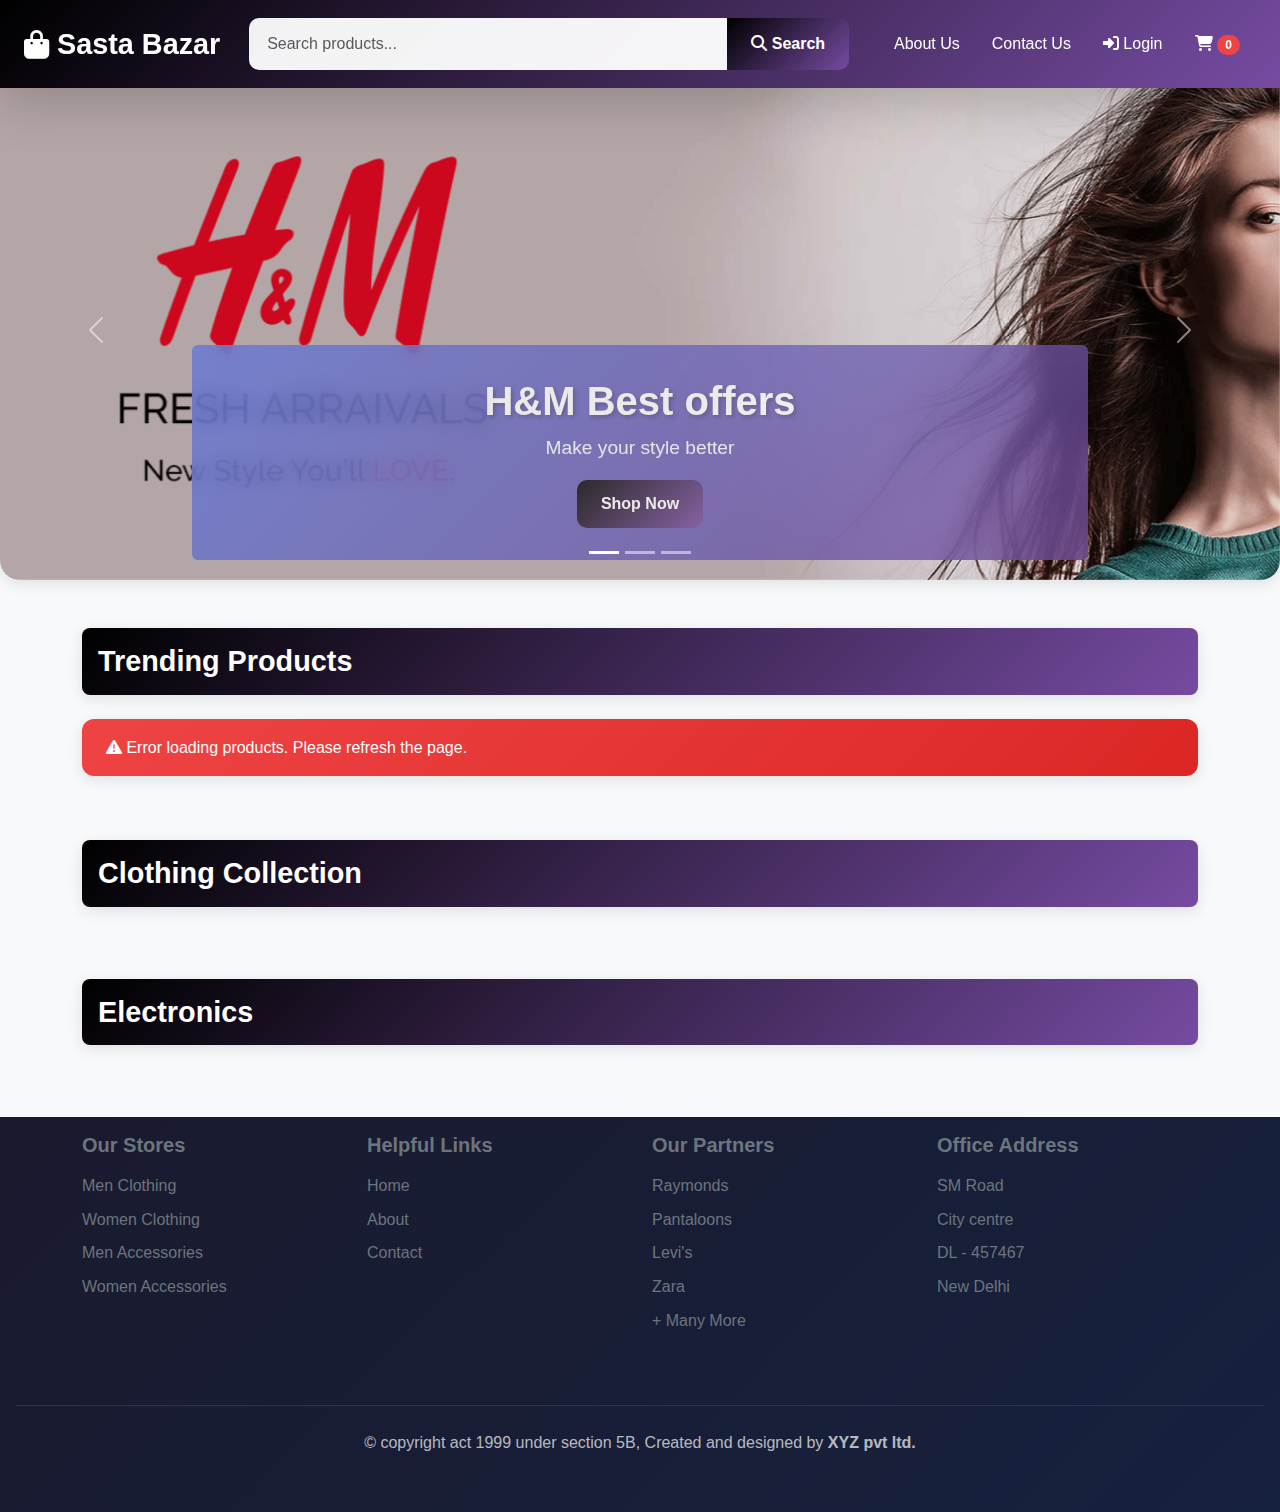
<file: Ecommerce_UI/index.html>
<!DOCTYPE html>
<html lang="en">
<head>
  <meta charset="UTF-8" />
  <meta name="viewport" content="width=device-width, initial-scale=1.0" />
  <title>Sasta Bazar</title>
  <link rel="stylesheet" href="https://cdn.jsdelivr.net/npm/bootstrap@5.3.3/dist/css/bootstrap.min.css"/>
  <link rel="stylesheet" href="css/style.css" />
  <link rel="stylesheet" href="https://cdn.jsdelivr.net/npm/@fortawesome/fontawesome-free@6.5.2/css/all.min.css"/>
  <style>
    * {
      -ms-overflow-style: none;
      scrollbar-width: none;
    }

    *::-webkit-scrollbar {
      display: none;
    }

    /* Search Modal Styles */
    .search-modal {
      display: none;
      position: fixed;
      top: 0;
      left: 0;
      width: 100%;
      height: 100%;
      background: rgba(0, 0, 0, 0.8);
      z-index: 9999;
      padding: 20px;
      overflow-y: auto;
      scroll-behavior: smooth;
    }

    .search-modal.active {
      display: block;
      animation: fadeIn 0.2s ease;
    }

    @keyframes fadeIn {
      from { opacity: 0; }
      to { opacity: 1; }
    }

    .search-modal-content {
      position: relative;
      background: white;
      margin: 20px auto;
      padding: 0;
      width: 95%;
      max-width: 1100px;
      border-radius: 20px;
      box-shadow: 0 20px 60px rgba(0, 0, 0, 0.4);
      animation: slideDown 0.3s ease;
      max-height: 90vh;
      display: flex;
      flex-direction: column;
    }

    @keyframes slideDown {
      from { 
        transform: translateY(-30px);
        opacity: 0;
      }
      to { 
        transform: translateY(0);
        opacity: 1;
      }
    }

    .search-modal-header {
      background: linear-gradient(135deg, #667eea 0%, #764ba2 100%);
      color: white;
      padding: 1.5rem 2rem;
      border-radius: 20px 20px 0 0;
      display: flex;
      justify-content: space-between;
      align-items: center;
      flex-shrink: 0;
    }

    .search-modal-header h3 {
      margin: 0;
      font-size: 1.5rem;
      font-weight: bold;
      display: flex;
      align-items: center;
      gap: 0.8rem;
    }

    .btn-close-modal {
      background: rgba(255, 255, 255, 0.2);
      border: 2px solid rgba(255, 255, 255, 0.5);
      color: white;
      width: 40px;
      height: 40px;
      border-radius: 50%;
      display: flex;
      align-items: center;
      justify-content: center;
      cursor: pointer;
      transition: all 0.2s ease;
      font-size: 20px;
      padding: 0;
      flex-shrink: 0;
    }

    .btn-close-modal:hover {
      background: rgba(255, 255, 255, 0.3);
      transform: rotate(90deg);
    }

    .btn-close-modal:active {
      transform: rotate(90deg) scale(0.95);
    }

    .search-modal-body {
      padding: 2rem;
      overflow-y: auto;
      flex: 1;
      min-height: 0;
      scroll-behavior: smooth;
    }

    .search-modal-body::-webkit-scrollbar {
      width: 8px;
    }

    .search-modal-body::-webkit-scrollbar-track {
      background: #f1f1f1;
      border-radius: 10px;
    }

    .search-modal-body::-webkit-scrollbar-thumb {
      background: linear-gradient(135deg, #667eea 0%, #764ba2 100%);
      border-radius: 10px;
    }

    .search-modal-body::-webkit-scrollbar-thumb:hover {
      background: linear-gradient(135deg, #764ba2 0%, #667eea 100%);
    }

    .search-modal-footer {
      background: rgba(248, 249, 250, 0.9);
      padding: 1.2rem 2rem;
      border-radius: 0 0 20px 20px;
      display: flex;
      justify-content: space-between;
      align-items: center;
      flex-shrink: 0;
    }

    .search-modal .card {
      transition: transform 0.2s ease, box-shadow 0.2s ease;
      border: none;
      box-shadow: 0 5px 15px rgba(0, 0, 0, 0.1);
      animation: fadeIn 0.4s ease;
      margin-bottom: 1.5rem;
    }

    .search-modal .card:hover {
      transform: translateY(-5px);
      box-shadow: 0 15px 30px rgba(0, 0, 0, 0.2);
    }

    .no-results {
      text-align: center;
      padding: 4rem 2rem;
      color: #6c757d;
      animation: fadeIn 0.6s ease;
    }

    .no-results i {
      font-size: 80px;
      color: #dee2e6;
      margin-bottom: 20px;
      animation: pulse 2s infinite;
    }

    @keyframes pulse {
      0%, 100% { transform: scale(1); }
      50% { transform: scale(1.1); }
    }

    #resultCount {
      font-size: 0.9rem;
      padding: 0.4rem 0.8rem;
      border-radius: 20px;
      background: rgba(255, 255, 255, 0.2);
    }

    @media (max-width: 768px) {
      .search-modal-content {
        width: 98%;
        margin: 10px auto;
        max-height: 95vh;
      }

      .search-modal-header {
        padding: 1rem 1.5rem;
      }

      .search-modal-header h3 {
        font-size: 1.1rem;
      }

      .search-modal-body {
        padding: 1rem;
      }

      .search-modal-footer {
        flex-direction: column;
        gap: 0.8rem;
        padding: 1rem;
      }

      .search-modal-footer .btn {
        width: 100%;
      }
    }

    @media (max-width: 576px) {
      .search-modal {
        padding: 10px;
      }

      .search-modal-content {
        margin: 5px auto;
      }

      .search-modal-header {
        padding: 1rem;
      }

      .search-modal-body {
        padding: 0.75rem;
      }
    }
  </style>
</head>
<body>
  <nav class="navbar navbar-expand-lg navbar-light bg-dark-subtle shadow-lg">
    <div class="container-fluid px-4">
      <a href="index.html" class="navbar-brand fw-bold"><i class="fas fa-shopping-bag"></i> Sasta Bazar</a>
      <button class="navbar-toggler" type="button" data-bs-toggle="collapse" data-bs-target="#navbarNav">
        <span class="navbar-toggler-icon"></span>
      </button>
      <div class="collapse navbar-collapse" id="navbarNav">
        <form class="d-flex mx-auto" style="max-width: 600px; flex: 1;" onsubmit="event.preventDefault(); searchProducts();">
          <div class="input-group">
            <input type="text" class="form-control" id="searchInput" placeholder="Search products..." aria-label="Search">
            <button class="btn btn-primary" type="submit" id="searchBtn">
              <i class="fas fa-search"></i> Search
            </button>
          </div>
        </form>
        
        <ul class="navbar-nav ms-3">
          <li class="nav-item"><a class="nav-link" href="About.html">About Us</a></li>
          <li class="nav-item"><a class="nav-link" href="About.html">Contact Us</a></li>
          <li class="nav-item" id="loginButton">
            <a class="nav-link" href="login.html"><i class="fas fa-sign-in-alt"></i> Login</a>
          </li>
          <li class="nav-item">
            <a class="nav-link" href="#" onclick="return goToCart();"><i class="fas fa-shopping-cart"></i><span class="cart-badge">0</span></a>
          </li>
        </ul>
      </div>
    </div>
  </nav>

  <div id="heroCarousel" class="carousel slide" data-bs-ride="carousel">
    <div class="carousel-indicators">
      <button type="button" data-bs-target="#heroCarousel" data-bs-slide-to="0" class="active"></button>
      <button type="button" data-bs-target="#heroCarousel" data-bs-slide-to="1"></button>
      <button type="button" data-bs-target="#heroCarousel" data-bs-slide-to="2"></button>
    </div>
    <div class="carousel-inner">
      <div class="carousel-item active">
        <img src="img/img1.png" class="d-block w-100" alt="Fashion"/>
        <div class="carousel-caption bg-dark opacity-75 rounded">
          <h2>H&M Best offers</h2>
          <p>Make your style better</p>
          <a href="#" class="btn btn-primary">Shop Now</a>
        </div>
      </div>
      <div class="carousel-item">
        <img src="img/img2.png" class="d-block w-100" alt="Shoes"/>
        <div class="carousel-caption bg-dark opacity-75 rounded">
          <h2>US Polo 30% off</h2>
          <p>Premium quality clothings only US POLO</p>
          <a href="#" class="btn btn-primary">Shop Now</a>
        </div>
      </div>
      <div class="carousel-item">
        <img src="img/img4.png" class="d-block w-100" alt="Watches"/>
        <div class="carousel-caption bg-dark opacity-75 rounded">
          <h2>PUMA Air Jordon 29% discount</h2>
          <p>Premium and Stylish Footwares that make you rock</p>
          <a href="#" class="btn btn-primary">Shop Now</a>
        </div>
      </div>
    </div>
    <button class="carousel-control-prev" type="button" data-bs-target="#heroCarousel" data-bs-slide="prev">
      <span class="carousel-control-prev-icon"></span>
    </button>
    <button class="carousel-control-next" type="button" data-bs-target="#heroCarousel" data-bs-slide="next">
      <span class="carousel-control-next-icon"></span>
    </button>
  </div>

  <div class="container mt-5">
    <!-- Search Results Modal -->
    <div id="searchModal" class="search-modal">
      <div class="search-modal-content">
        <div class="search-modal-header">
          <h3>
            <i class="fas fa-search"></i> 
            "<span id="searchTerm"></span>"
            <span class="badge bg-primary ms-2" id="resultCount">0</span>
          </h3>
          <button class="btn-close-modal" type="button" onclick="closeSearchModal(); return false;">
            <i class="fas fa-times"></i>
          </button>
        </div>
        <div class="search-modal-body">
          <div id="search-products" class="row"></div>
        </div>
        <div class="search-modal-footer">
          <button class="btn btn-secondary" onclick="closeSearchModal()">
            <i class="fas fa-times"></i> Close
          </button>
          <button class="btn btn-primary" onclick="closeSearchModal(); scrollTo(0,0);">
            <i class="fas fa-th"></i> Browse All Products
          </button>
        </div>
      </div>
    </div>
    
    <div id="regularProducts">
      <h2 class="section-title bg-secondary text-white p-3 rounded-3">Trending Products</h2>
      <div id="trending-products" class="row"></div>

      <h2 class="section-title mt-5 bg-secondary text-white p-3 rounded-3">Clothing Collection</h2>
      <div id="clothing-products" class="row"></div>

      <h2 class="section-title mt-5 bg-secondary text-white p-3 rounded-3">Electronics</h2>
      <div id="electronics-products" class="row"></div>
    </div>
  </div>

  <footer class="footer mt-5 bg-dark p-3">
    <div class="container">
      <div class="row">
        <div class="col-md-3">
          <ul class="footer-list" style="list-style:none">
            <h5 class="text-secondary"><strong>Our Stores</strong></h5>
            <li><a href="#" class="text-secondary" style="text-decoration:none">Men Clothing</a></li>
            <li><a href="#" class="text-secondary" style="text-decoration:none">Women Clothing</a></li>
            <li><a href="#" class="text-secondary" style="text-decoration:none">Men Accessories</a></li>
            <li><a href="#" class="text-secondary" style="text-decoration:none">Women Accessories</a></li>
          </ul>
        </div>
        <div class="col-md-3">
          <ul class="footer-list" style="list-style:none">
            <h5 class="text-secondary"><strong>Helpful Links</strong></h5>
            <li><a href="#" class="text-secondary" style="text-decoration:none">Home</a></li>
            <li><a href="About.html" class="text-secondary" style="text-decoration:none">About</a></li>
            <li><a href="About.html" class="text-secondary" style="text-decoration:none">Contact</a></li>
          </ul>
        </div>
        <div class="col-md-3">
          <ul class="footer-list" style="list-style:none">
            <h5 class="text-secondary"><strong>Our Partners</strong></h5>
            <li class="text-secondary">Raymonds</li>
            <li class="text-secondary">Pantaloons</li>
            <li class="text-secondary">Levi's</li>
            <li class="text-secondary">Zara</li>
            <li class="text-secondary">+ Many More</li>
          </ul>
        </div>
        <div class="col-md-3">
          <ul class="footer-list" style="list-style:none">
            <h5 class="text-secondary"><strong>Office Address</strong></h5>
            <li class="text-secondary">SM Road</li>
            <li class="text-secondary">City centre</li>
            <li class="text-secondary">DL - 457467</li>
            <li class="text-secondary">New Delhi</li>
          </ul>
        </div>
      </div>
    </div>
    <div class="row mt-4">
      <div class="col-12 text-center">
        <p class="copyright">© copyright act 1999 under section 5B, Created and designed by <strong>XYZ pvt ltd.</strong></p>
      </div>
    </div>
  </footer>

  <script src="https://cdn.jsdelivr.net/npm/bootstrap@5.3.0/dist/js/bootstrap.bundle.min.js"></script>
  <script src="js/api.js"></script>
  <script src="js/cart.js"></script>
  <script src="js/auth-check.js"></script>
  
  <script>
    // Function to check authentication and redirect to cart or login
    function goToCart() {
      const userId = sessionStorage.getItem('userId');
      const userName = sessionStorage.getItem('userName');
      
      if (!userId || !userName) {
        alert('Please login first to access your cart');
        window.location.href = 'login.html';
        return false;
      }
      
      window.location.href = 'cart.html';
      return false;
    }

    // Close search modal function
    function closeSearchModal() {
      console.log('Closing search modal');
      const modal = document.getElementById('searchModal');
      if (modal) {
        modal.classList.remove('active');
        modal.style.display = 'none';
        document.body.style.overflow = 'auto';
      }
    }

    // Open search modal function (to be called by your search function)
    function openSearchModal() {
      console.log('Opening search modal');
      const modal = document.getElementById('searchModal');
      if (modal) {
        modal.classList.add('active');
        modal.style.display = 'block';
        document.body.style.overflow = 'hidden';
      }
    }

    // Close modal with ESC key
    document.addEventListener('keydown', function(e) {
      if (e.key === 'Escape') {
        const modal = document.getElementById('searchModal');
        if (modal && modal.classList.contains('active')) {
          closeSearchModal();
        }
      }
    });

    // Click outside to close
    document.getElementById('searchModal').addEventListener('click', function(e) {
      if (e.target.id === 'searchModal') {
        closeSearchModal();
      }
    });

    // Prevent clicks inside modal content from closing
    document.querySelector('.search-modal-content').addEventListener('click', function(e) {
      e.stopPropagation();
    });

    window.addEventListener('DOMContentLoaded', function() {
      loadProduct();
      updateCounter();
      
      const userId = sessionStorage.getItem("userId");
      const userName = sessionStorage.getItem("userName");
      
      if (userId && userName) {
        const loginButton = document.getElementById('loginButton');
        if (loginButton) {
          loginButton.innerHTML = `
            <a class="nav-link" href="#" onclick="logoutFromIndex(); return false;">
              <i class="fas fa-user"></i> ${userName} | <i class="fas fa-sign-out-alt"></i> Logout
            </a>
          `;
        }
      }
    });
    
    // Logout function for index page
    async function logoutFromIndex() {
      const baseUrl = "http://localhost:8080";
      try {
        await fetch(`${baseUrl}/users/logout`, {
          method: 'POST',
          credentials: 'include'
        });
      } catch (error) {
        console.error('Logout error:', error);
      } finally {
        sessionStorage.clear();
        localStorage.removeItem('cart');
        alert('Logged out successfully!');
        window.location.href = 'login.html';
      }
    }
  </script>
</body>
</html>
</file>
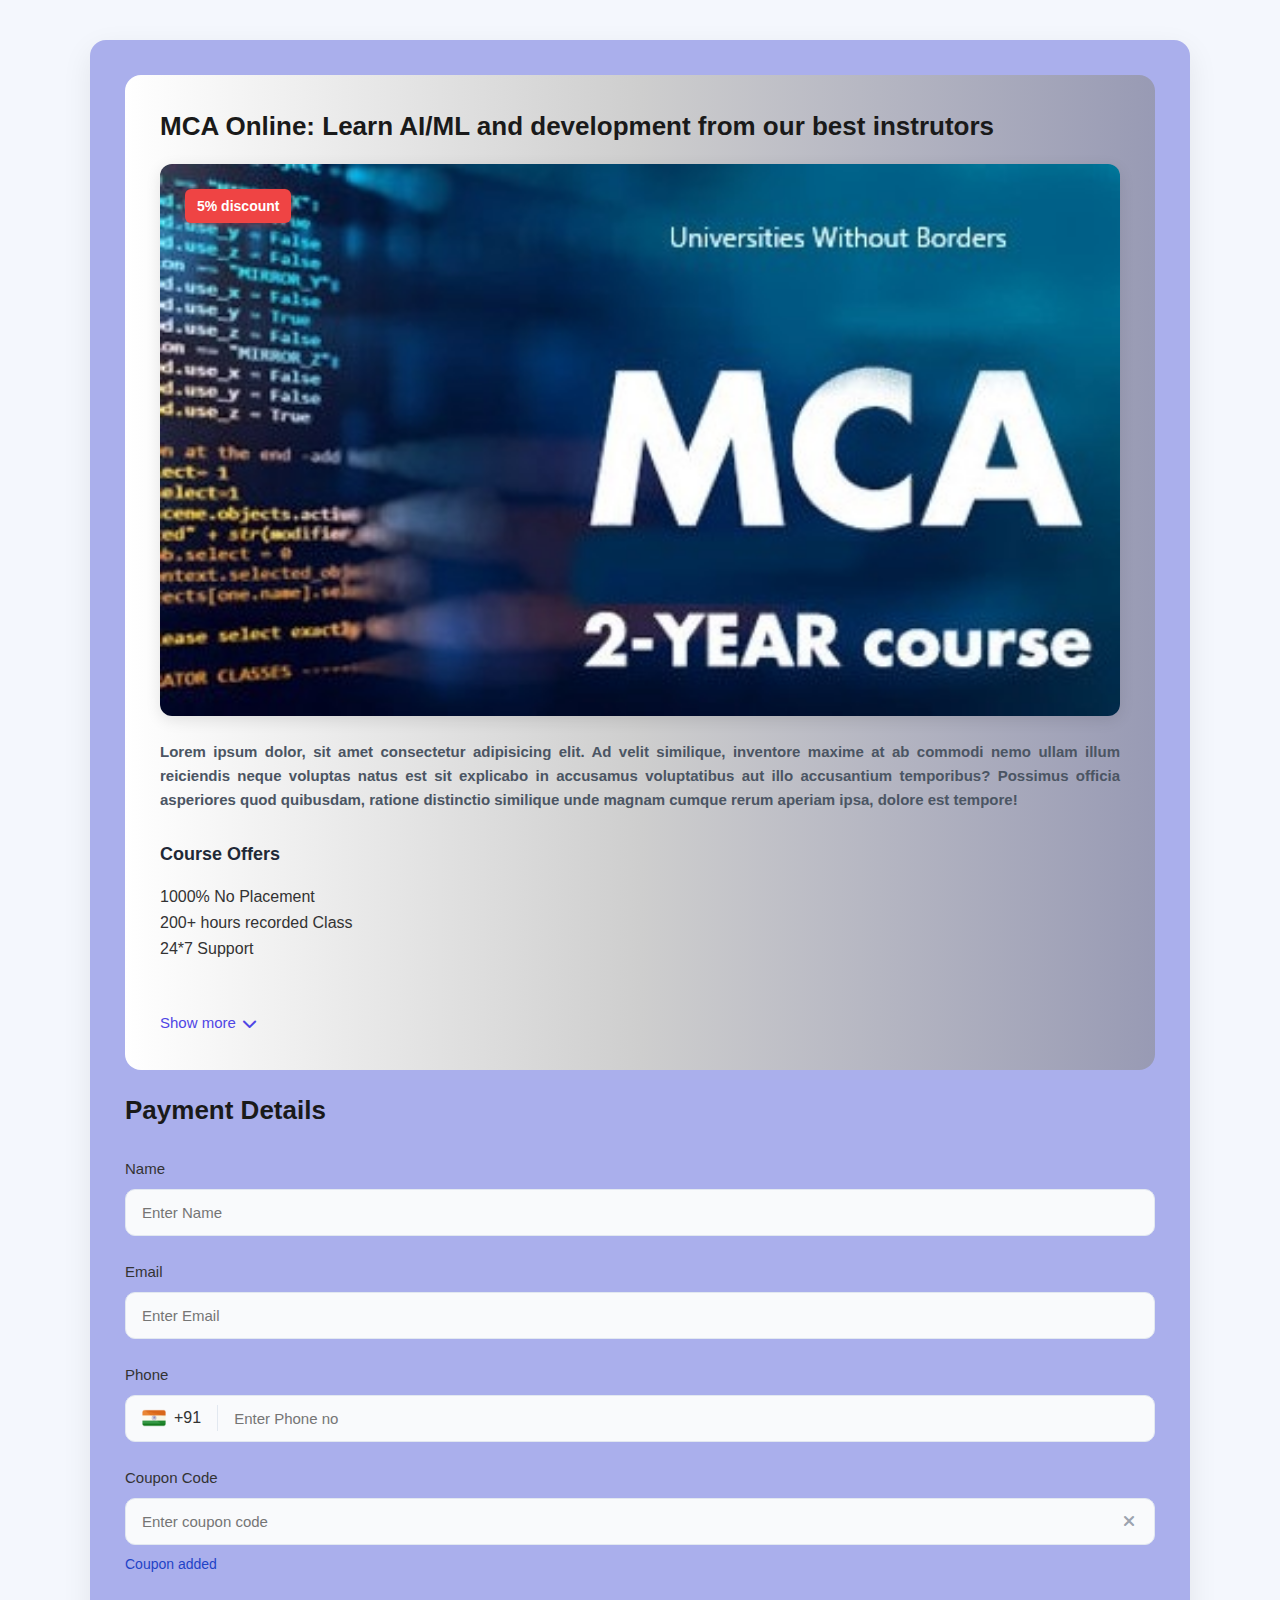
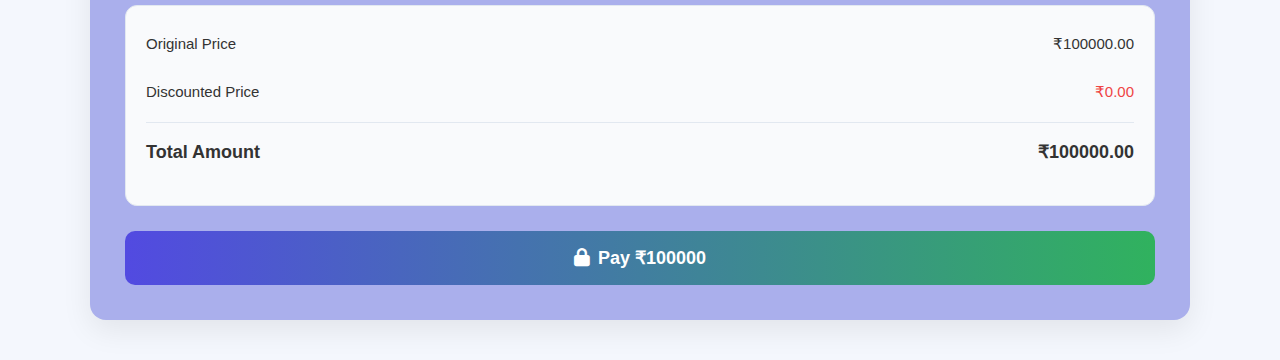
<file: Payment-App/UI/index.html>
<!DOCTYPE html>
<html lang="en">

<head>
  <meta charset="UTF-8" />
  <meta name="viewport" content="width=device-width, initial-scale=1.0" />
  <title>Online Mca</title>
  <link rel="stylesheet" href="https://cdnjs.cloudflare.com/ajax/libs/font-awesome/6.4.0/css/all.min.css" />
  <link rel="preconnect" href="https://fonts.googleapis.com" />
  <link rel="preconnect" href="https://fonts.gstatic.com" crossorigin />
  <link href="https://fonts.googleapis.com/css2?family=Poppins:wght@300;400;500;600;700&display=swap"
    rel="stylesheet" />
  <script src="https://checkout.razorpay.com/v1/checkout.js"></script>

  <link rel="stylesheet" href="styles.css" />
</head>

<body>
  <div class="container">



    <div class="payment-section">

      <div class="course-section">
        <h1 class="course-title">
          MCA Online: Learn AI/ML and development from our best instrutors
        </h1>

        <div class="course-banner">
          <img src="mca-online-course.jpg" />
          <div class="live-badge">5% discount</div>
        </div>

        <div class="course-description">
          
          <strong>Lorem ipsum dolor, sit amet consectetur adipisicing elit. Ad velit similique, inventore maxime at ab commodi
          nemo ullam illum reiciendis neque voluptas natus est sit explicabo in accusamus voluptatibus aut illo
          accusantium temporibus? Possimus officia asperiores quod quibusdam, ratione distinctio similique unde magnam
          cumque rerum aperiam ipsa, dolore est tempore!</strong>
        </div>

        <div class="course-features">
          <h3>Course Offers</h3>
          <p>1000% No Placement</p>
          <p>200+ hours recorded Class</p>
          <p>24*7 Support</p>
          <div class="show-more">
            <span id="show-more-text">Show more</span>
            <i class="fas fa-chevron-down"></i>
          </div>
        </div>
      </div>

      <h1>Payment Details</h1>

      <div class="form-group">
        <label for="name">Name</label>
        <input type="text" id="name" placeholder="Enter Name" />
      </div>

      <div class="form-group">
        <label for="email">Email</label>
        <input type="email" id="email" placeholder="Enter Email" />
      </div>

      <div class="form-group">
        <label for="phone">Phone</label>
        <div class="phone-input">
          <div class="flag">
            <img src="image.png" alt="IN" />
            <span>+91</span>
          </div>
          <input type="tel" id="phone" placeholder="Enter Phone no" />
        </div>
      </div>

      <div class="form-group">
        <label for="coupon">Coupon Code</label>
        <div class="coupon-container">
          <input type="text" id="coupon" placeholder="Enter coupon code" />
          <span class="clear-coupon"><i class="fas fa-times"></i></span>
        </div>
        <div class="success-message">
           Coupon added
        </div>
      </div>

      <div class="price-card">
        <div class="price-row">
          <span>Original Price</span>
          <span>₹100000.00</span>
        </div>
        <div class="price-row">
          <span>Discounted Price</span>
          <span class="negative-amount">-₹5000.00</span>
        </div>
        <div class="price-row total-row">
          <span>Total Amount</span>
          <span>₹95000.00</span>
        </div>
      </div>

      <button class="pay-button">
        Pay ₹95000.00
      </button>
      
    </div>
   


  </div>

  </div>




  <script src="script.js"></script>
</body>

</html>
</file>
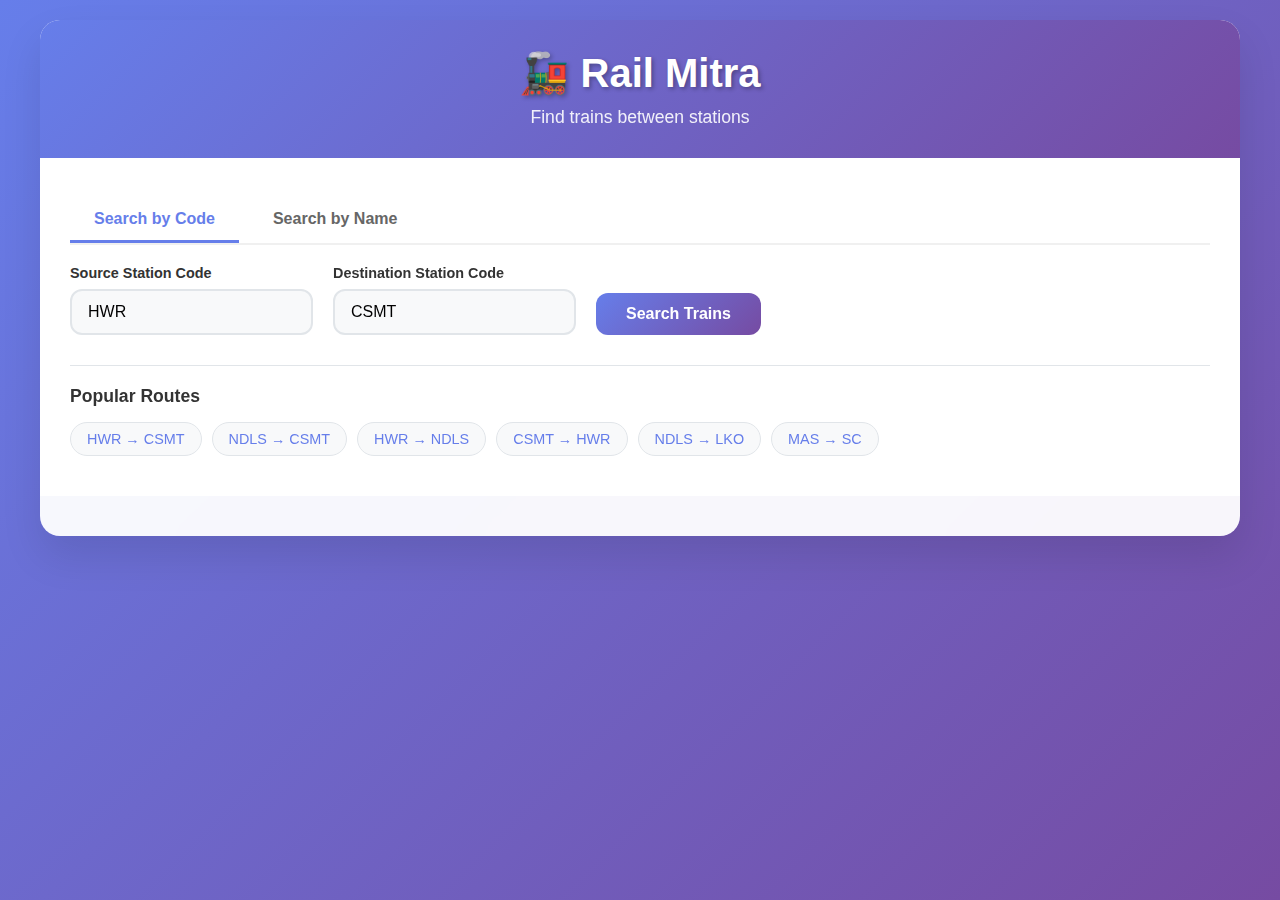
<file: Rail Mitra - Find trains/UI/index.html>
<!DOCTYPE html>
<html lang="en">
<head>
    <meta charset="UTF-8">
    <meta name="viewport" content="width=device-width, initial-scale=1.0">
    <title>Train Search</title>
    <link rel="stylesheet" href="style.css">
</head>
<body>
    <div class="container">
        <div class="header">
            <h1>🚂 Rail Mitra</h1>
            <p>Find trains between stations</p>
        </div>

        <div class="search-section">
            <div class="search-tabs">
                <button class="tab-btn active" id="codeTab">Search by Code</button>
                <button class="tab-btn" id="nameTab">Search by Name</button>
            </div>
            
            <form class="search-form" id="searchForm">
                <div id="codeSearch" class="search-mode">
                    <div class="form-group">
                        <label for="sourceCode">Source Station Code</label>
                        <input type="text" id="sourceCode" placeholder="e.g., HWR" required>
                    </div>
                    <div class="form-group">
                        <label for="destinationCode">Destination Station Code</label>
                        <input type="text" id="destinationCode" placeholder="e.g., CSMT" required>
                    </div>
                </div>
                
                <div id="nameSearch" class="search-mode" style="display: none;">
                    <div class="form-group">
                        <label for="sourceName">Source Station Name</label>
                        <input type="text" id="sourceName" placeholder="e.g., Howrah Junction">
                    </div>
                    <div class="form-group">
                        <label for="destinationName">Destination Station Name</label>
                        <input type="text" id="destinationName" placeholder="e.g., Mumbai Central">
                    </div>
                </div>
                
                <button type="submit" class="search-btn" id="searchBtn">Search Trains</button>
            </form>
            
            <div class="popular-routes">
                <h3>Popular Routes</h3>
                <div class="route-chips">
                    <button class="route-chip" data-source="HWR" data-dest="CSMT">HWR → CSMT</button>
                    <button class="route-chip" data-source="NDLS" data-dest="CSMT">NDLS → CSMT</button>
                    <button class="route-chip" data-source="HWR" data-dest="NDLS">HWR → NDLS</button>
                    <button class="route-chip" data-source="CSMT" data-dest="HWR">CSMT → HWR</button>
                    <button class="route-chip" data-source="NDLS" data-dest="LKO">NDLS → LKO</button>
                    <button class="route-chip" data-source="MAS" data-dest="SC">MAS → SC</button>
                </div>
            </div>
        </div>

        <div class="results-section">
            <div id="loading" class="loading" style="display: none;">
                <div class="spinner"></div>
                <p>Searching for trains...</p>
            </div>

            <div id="error" class="error-message" style="display: none;"></div>

            <div id="results" style="display: none;">
                <div class="results-header">
                    <div class="results-count" id="resultsCount"></div>
                </div>
                <div id="trainsList"></div>
            </div>

            <div id="noResults" class="no-results" style="display: none;">
                <div class="no-results-icon">🚫</div>
                <h3>No trains found</h3>
                <p>Try different station codes or check your spelling</p>
            </div>
        </div>
    </div>
    <script src="script.js"></script>
</body>
</html>
</file>
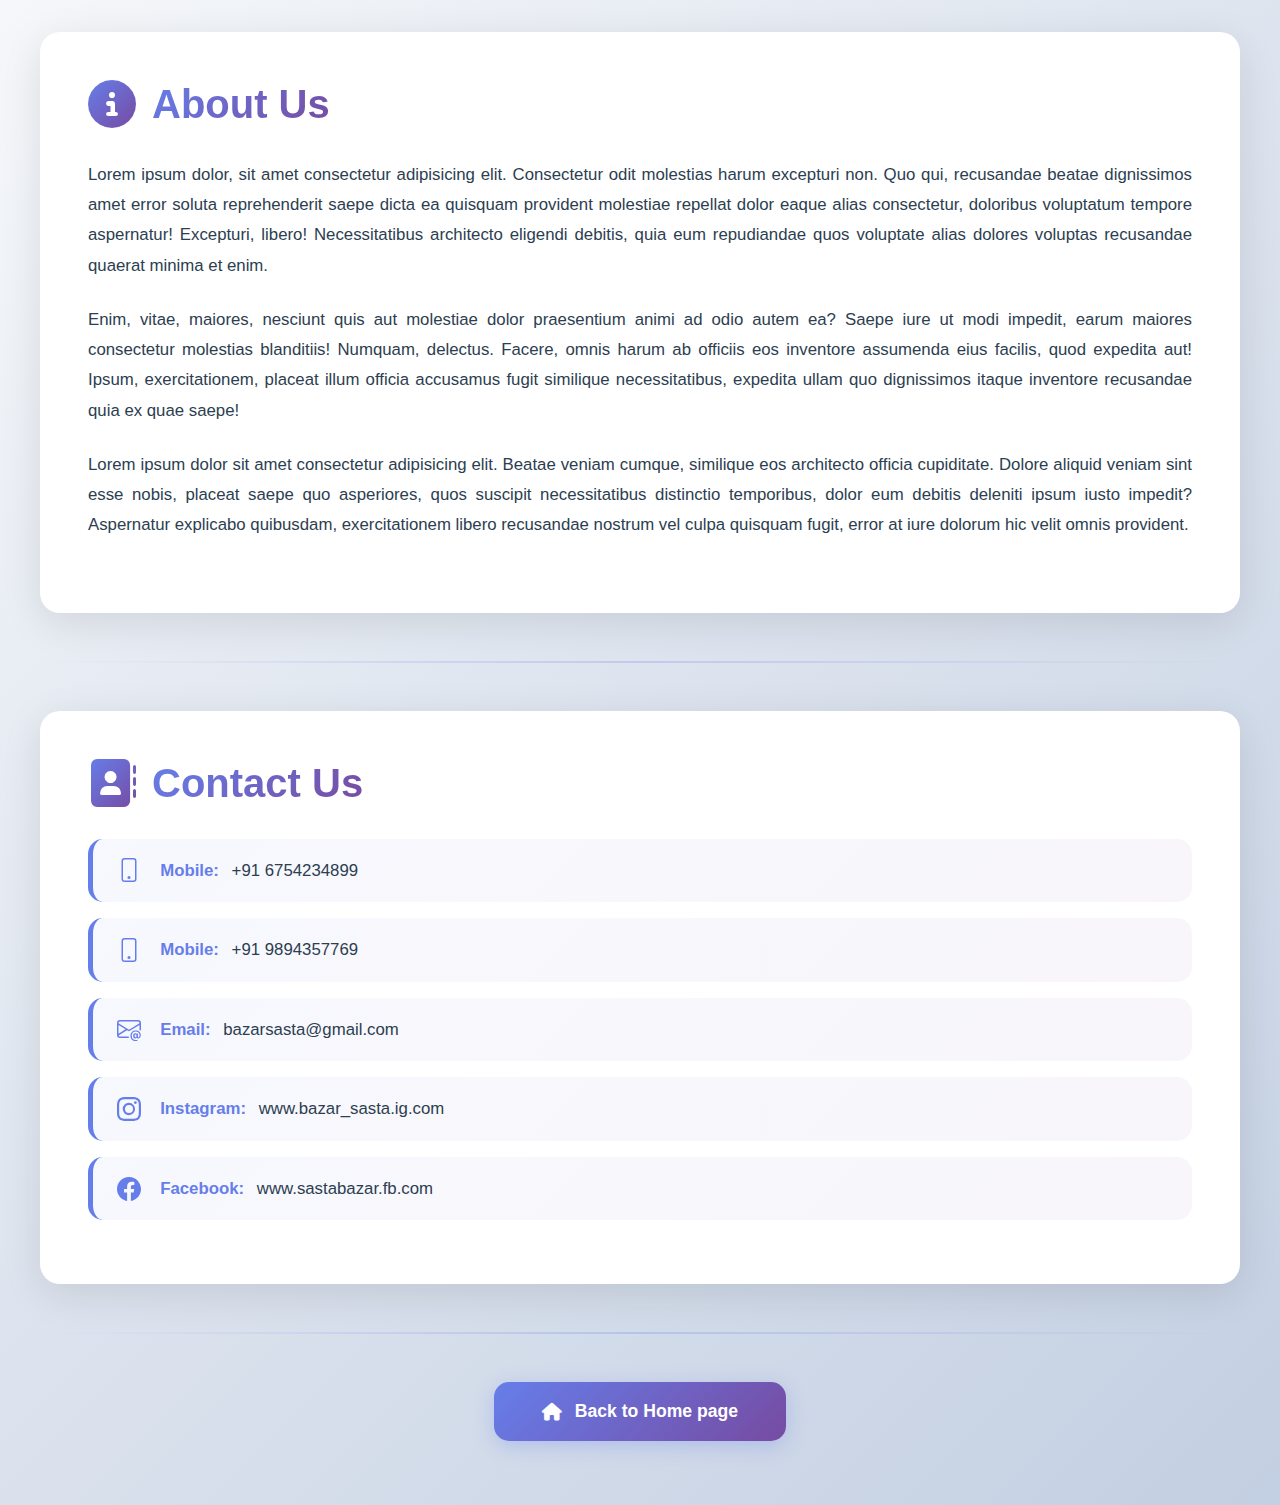
<file: Ecommerce_UI/About.html>
<!DOCTYPE html>
<html lang="en">
<head>
  <meta charset="UTF-8">
  <meta name="viewport" content="width=device-width, initial-scale=1.0">
  <title>About Us - Sasta Bazar</title>
  <link rel="stylesheet" href="https://cdn.jsdelivr.net/npm/bootstrap@5.3.3/dist/css/bootstrap.min.css" />
  <link rel="stylesheet" href="https://cdn.jsdelivr.net/npm/@fortawesome/fontawesome-free@6.5.2/css/all.min.css"/>
  <style>
    * {
      margin: 0;
      padding: 0;
      box-sizing: border-box;
      -ms-overflow-style: none;
      scrollbar-width: none;
    }

    *::-webkit-scrollbar {
      display: none;
    }

    body {
      background: linear-gradient(135deg, #f5f7fa 0%, #c3cfe2 100%);
      font-family: 'Segoe UI', Tahoma, Geneva, Verdana, sans-serif;
      min-height: 100vh;
      padding: 2rem 1rem;
      overflow-x: hidden;
    }

    @keyframes fadeIn {
      from {
        opacity: 0;
        transform: translateY(30px);
      }
      to {
        opacity: 1;
        transform: translateY(0);
      }
    }

    @keyframes slideIn {
      from {
        opacity: 0;
        transform: translateX(-50px);
      }
      to {
        opacity: 1;
        transform: translateX(0);
      }
    }

    @keyframes pulse {
      0%, 100% { transform: scale(1); }
      50% { transform: scale(1.05); }
    }

    .container-custom {
      max-width: 1200px;
      margin: 0 auto;
    }

    .about, .contact {
      background: white;
      border-radius: 20px;
      padding: 3rem;
      margin-bottom: 2rem;
      box-shadow: 0 10px 40px rgba(0, 0, 0, 0.1);
      animation: fadeIn 0.8s ease-out;
      transition: all 0.3s ease;
    }

    .about:hover, .contact:hover {
      transform: translateY(-5px);
      box-shadow: 0 15px 50px rgba(0, 0, 0, 0.15);
    }

    .section-header {
      display: flex;
      align-items: center;
      gap: 1rem;
      margin-bottom: 2rem;
      animation: slideIn 0.6s ease-out;
    }

    .section-header i {
      font-size: 3rem;
      background: linear-gradient(135deg, #667eea 0%, #764ba2 100%);
      -webkit-background-clip: text;
      -webkit-text-fill-color: transparent;
      background-clip: text;
      animation: pulse 2s infinite;
    }

    .section-header h3 {
      background: linear-gradient(135deg, #667eea 0%, #764ba2 100%);
      -webkit-background-clip: text;
      -webkit-text-fill-color: transparent;
      background-clip: text;
      font-weight: 800;
      font-size: 2.5rem;
      margin: 0;
    }

    .about p {
      color: #2c3e50;
      font-size: 1.05rem;
      line-height: 1.8;
      text-align: justify;
      margin-bottom: 1.5rem;
      animation: fadeIn 1s ease-out;
    }

    .contact-list {
      list-style: none;
      padding: 0;
      margin: 0;
    }

    .contact-item {
      padding: 1.2rem 1.5rem;
      margin-bottom: 1rem;
      background: linear-gradient(135deg, rgba(102, 126, 234, 0.05) 0%, rgba(118, 75, 162, 0.05) 100%);
      border-radius: 15px;
      border-left: 5px solid #667eea;
      transition: all 0.3s ease;
      animation: fadeIn 1.2s ease-out;
      display: flex;
      align-items: center;
      gap: 1.2rem;
    }

    .contact-item:hover {
      transform: translateX(10px);
      box-shadow: 0 5px 20px rgba(102, 126, 234, 0.25);
      background: linear-gradient(135deg, rgba(102, 126, 234, 0.1) 0%, rgba(118, 75, 162, 0.1) 100%);
    }

    .contact-item svg {
      flex-shrink: 0;
      color: #667eea;
      width: 24px;
      height: 24px;
    }

    .contact-item-content {
      flex: 1;
      color: #2c3e50;
      font-size: 1.05rem;
      font-weight: 500;
    }

    .contact-item strong {
      color: #667eea;
      margin-right: 0.5rem;
    }

    .divider {
      border: none;
      height: 2px;
      background: linear-gradient(90deg, transparent, #667eea, transparent);
      margin: 3rem 0;
    }

    .back-button-container {
      text-align: center;
      margin: 2rem 0;
      animation: fadeIn 1.5s ease-out;
    }

    .btn-back {
      background: linear-gradient(135deg, #667eea 0%, #764ba2 100%);
      border: none;
      padding: 1rem 3rem;
      border-radius: 15px;
      font-weight: 700;
      font-size: 1.1rem;
      transition: all 0.3s ease;
      box-shadow: 0 5px 20px rgba(102, 126, 234, 0.3);
      color: white;
      text-decoration: none;
      display: inline-flex;
      align-items: center;
      gap: 0.8rem;
    }

    .btn-back:hover {
      transform: translateY(-3px);
      box-shadow: 0 10px 30px rgba(102, 126, 234, 0.4);
      color: white;
    }

    @media (max-width: 768px) {
      body {
        padding: 1rem 0.5rem;
      }

      .about, .contact {
        padding: 2rem 1.5rem;
        margin-bottom: 1.5rem;
      }

      .section-header {
        flex-direction: column;
        text-align: center;
      }

      .section-header i {
        font-size: 2.5rem;
      }

      .section-header h3 {
        font-size: 1.8rem;
      }

      .about p {
        font-size: 0.95rem;
      }

      .contact-item {
        padding: 1rem;
        font-size: 0.9rem;
      }

      .contact-item svg {
        width: 20px;
        height: 20px;
      }

      .btn-back {
        padding: 0.8rem 2rem;
        font-size: 1rem;
      }
    }
  </style>
</head>
<body>
  <div class="container-custom">
    <div class="about">
      <div class="section-header">
        <i class="fas fa-info-circle"></i>
        <h3>About Us</h3>
      </div>
      <p>Lorem ipsum dolor, sit amet consectetur adipisicing elit. Consectetur odit molestias harum excepturi non. Quo qui, recusandae beatae dignissimos amet error soluta reprehenderit saepe dicta ea quisquam provident molestiae repellat dolor eaque alias consectetur, doloribus voluptatum tempore aspernatur! Excepturi, libero! Necessitatibus architecto eligendi debitis, quia eum repudiandae quos voluptate alias dolores voluptas recusandae quaerat minima et enim.</p>
      
      <p>Enim, vitae, maiores, nesciunt quis aut molestiae dolor praesentium animi ad odio autem ea? Saepe iure ut modi impedit, earum maiores consectetur molestias blanditiis! Numquam, delectus. Facere, omnis harum ab officiis eos inventore assumenda eius facilis, quod expedita aut! Ipsum, exercitationem, placeat illum officia accusamus fugit similique necessitatibus, expedita ullam quo dignissimos itaque inventore recusandae quia ex quae saepe!</p>
      
      <p>Lorem ipsum dolor sit amet consectetur adipisicing elit. Beatae veniam cumque, similique eos architecto officia cupiditate. Dolore aliquid veniam sint esse nobis, placeat saepe quo asperiores, quos suscipit necessitatibus distinctio temporibus, dolor eum debitis deleniti ipsum iusto impedit? Aspernatur explicabo quibusdam, exercitationem libero recusandae nostrum vel culpa quisquam fugit, error at iure dolorum hic velit omnis provident.</p>
    </div>

    <hr class="divider">

    <div class="contact">
      <div class="section-header">
        <i class="fas fa-address-book"></i>
        <h3>Contact Us</h3>
      </div>
      
      <ul class="contact-list">
        <li class="contact-item">
          <svg xmlns="http://www.w3.org/2000/svg" width="24" height="24" fill="currentColor" class="bi bi-phone" viewBox="0 0 16 16">
            <path d="M11 1a1 1 0 0 1 1 1v12a1 1 0 0 1-1 1H5a1 1 0 0 1-1-1V2a1 1 0 0 1 1-1zM5 0a2 2 0 0 0-2 2v12a2 2 0 0 0 2 2h6a2 2 0 0 0 2-2V2a2 2 0 0 0-2-2z" />
            <path d="M8 14a1 1 0 1 0 0-2 1 1 0 0 0 0 2" />
          </svg>
          <div class="contact-item-content">
            <strong>Mobile:</strong> +91 6754234899
          </div>
        </li>
        
        <li class="contact-item">
          <svg xmlns="http://www.w3.org/2000/svg" width="24" height="24" fill="currentColor" class="bi bi-phone" viewBox="0 0 16 16">
            <path d="M11 1a1 1 0 0 1 1 1v12a1 1 0 0 1-1 1H5a1 1 0 0 1-1-1V2a1 1 0 0 1 1-1zM5 0a2 2 0 0 0-2 2v12a2 2 0 0 0 2 2h6a2 2 0 0 0 2-2V2a2 2 0 0 0-2-2z" />
            <path d="M8 14a1 1 0 1 0 0-2 1 1 0 0 0 0 2" />
          </svg>
          <div class="contact-item-content">
            <strong>Mobile:</strong> +91 9894357769
          </div>
        </li>
        
        <li class="contact-item">
          <svg xmlns="http://www.w3.org/2000/svg" width="24" height="24" fill="currentColor" class="bi bi-envelope-at" viewBox="0 0 16 16">
            <path d="M2 2a2 2 0 0 0-2 2v8.01A2 2 0 0 0 2 14h5.5a.5.5 0 0 0 0-1H2a1 1 0 0 1-.966-.741l5.64-3.471L8 9.583l7-4.2V8.5a.5.5 0 0 0 1 0V4a2 2 0 0 0-2-2zm3.708 6.208L1 11.105V5.383zM1 4.217V4a1 1 0 0 1 1-1h12a1 1 0 0 1 1 1v.217l-7 4.2z" />
            <path d="M14.247 14.269c1.01 0 1.587-.857 1.587-2.025v-.21C15.834 10.43 14.64 9 12.52 9h-.035C10.42 9 9 10.36 9 12.432v.214C9 14.82 10.438 16 12.358 16h.044c.594 0 1.018-.074 1.237-.175v-.73c-.245.11-.673.18-1.18.18h-.044c-1.334 0-2.571-.788-2.571-2.655v-.157c0-1.657 1.058-2.724 2.64-2.724h.04c1.535 0 2.484 1.05 2.484 2.326v.118c0 .975-.324 1.39-.639 1.39-.232 0-.41-.148-.41-.42v-2.19h-.906v.569h-.03c-.084-.298-.368-.63-.954-.63-.778 0-1.259.555-1.259 1.4v.528c0 .892.49 1.434 1.26 1.434.471 0 .896-.227 1.014-.643h.043c.118.42.617.648 1.12.648m-2.453-1.588v-.227c0-.546.227-.791.573-.791.297 0 .572.192.572.708v.367c0 .573-.253.744-.564.744-.354 0-.581-.215-.581-.8Z" />
          </svg>
          <div class="contact-item-content">
            <strong>Email:</strong> bazarsasta@gmail.com
          </div>
        </li>
        
        <li class="contact-item">
          <svg xmlns="http://www.w3.org/2000/svg" width="24" height="24" fill="currentColor" class="bi bi-instagram" viewBox="0 0 16 16">
            <path d="M8 0C5.829 0 5.556.01 4.703.048 3.85.088 3.269.222 2.76.42a3.9 3.9 0 0 0-1.417.923A3.9 3.9 0 0 0 .42 2.76C.222 3.268.087 3.85.048 4.7.01 5.555 0 5.827 0 8.001c0 2.172.01 2.444.048 3.297.04.852.174 1.433.372 1.942.205.526.478.972.923 1.417.444.445.89.719 1.416.923.51.198 1.09.333 1.942.372C5.555 15.99 5.827 16 8 16s2.444-.01 3.298-.048c.851-.04 1.434-.174 1.943-.372a3.9 3.9 0 0 0 1.416-.923c.445-.445.718-.891.923-1.417.197-.509.332-1.09.372-1.942C15.99 10.445 16 10.173 16 8s-.01-2.445-.048-3.299c-.04-.851-.175-1.433-.372-1.941a3.9 3.9 0 0 0-.923-1.417A3.9 3.9 0 0 0 13.24.42c-.51-.198-1.092-.333-1.943-.372C10.443.01 10.172 0 7.998 0zm-.717 1.442h.718c2.136 0 2.389.007 3.232.046.78.035 1.204.166 1.486.275.373.145.64.319.92.599s.453.546.598.92c.11.281.24.705.275 1.485.039.843.047 1.096.047 3.231s-.008 2.389-.047 3.232c-.035.78-.166 1.203-.275 1.485a2.5 2.5 0 0 1-.599.919c-.28.28-.546.453-.92.598-.28.11-.704.24-1.485.276-.843.038-1.096.047-3.232.047s-2.39-.009-3.233-.047c-.78-.036-1.203-.166-1.485-.276a2.5 2.5 0 0 1-.92-.598 2.5 2.5 0 0 1-.6-.92c-.109-.281-.24-.705-.275-1.485-.038-.843-.046-1.096-.046-3.233s.008-2.388.046-3.231c.036-.78.166-1.204.276-1.486.145-.373.319-.64.599-.92s.546-.453.92-.598c.282-.11.705-.24 1.485-.276.738-.034 1.024-.044 2.515-.045zm4.988 1.328a.96.96 0 1 0 0 1.92.96.96 0 0 0 0-1.92m-4.27 1.122a4.109 4.109 0 1 0 0 8.217 4.109 4.109 0 0 0 0-8.217m0 1.441a2.667 2.667 0 1 1 0 5.334 2.667 2.667 0 0 1 0-5.334" />
          </svg>
          <div class="contact-item-content">
            <strong>Instagram:</strong> www.bazar_sasta.ig.com
          </div>
        </li>
        
        <li class="contact-item">
          <svg xmlns="http://www.w3.org/2000/svg" width="24" height="24" fill="currentColor" class="bi bi-facebook" viewBox="0 0 16 16">
            <path d="M16 8.049c0-4.446-3.582-8.05-8-8.05C3.58 0-.002 3.603-.002 8.05c0 4.017 2.926 7.347 6.75 7.951v-5.625h-2.03V8.05H6.75V6.275c0-2.017 1.195-3.131 3.022-3.131.876 0 1.791.157 1.791.157v1.98h-1.009c-.993 0-1.303.621-1.303 1.258v1.51h2.218l-.354 2.326H9.25V16c3.824-.604 6.75-3.934 6.75-7.951" />
          </svg>
          <div class="contact-item-content">
            <strong>Facebook:</strong> www.sastabazar.fb.com
          </div>
        </li>
      </ul>
    </div>

    <hr class="divider">

    <div class="back-button-container">
      <a href="index.html" class="btn-back">
        <i class="fas fa-home"></i> Back to Home page
      </a>
    </div>
  </div>

  <script src="https://cdn.jsdelivr.net/npm/bootstrap@5.3.0/dist/js/bootstrap.bundle.min.js"></script>
</body>
</html>
</file>
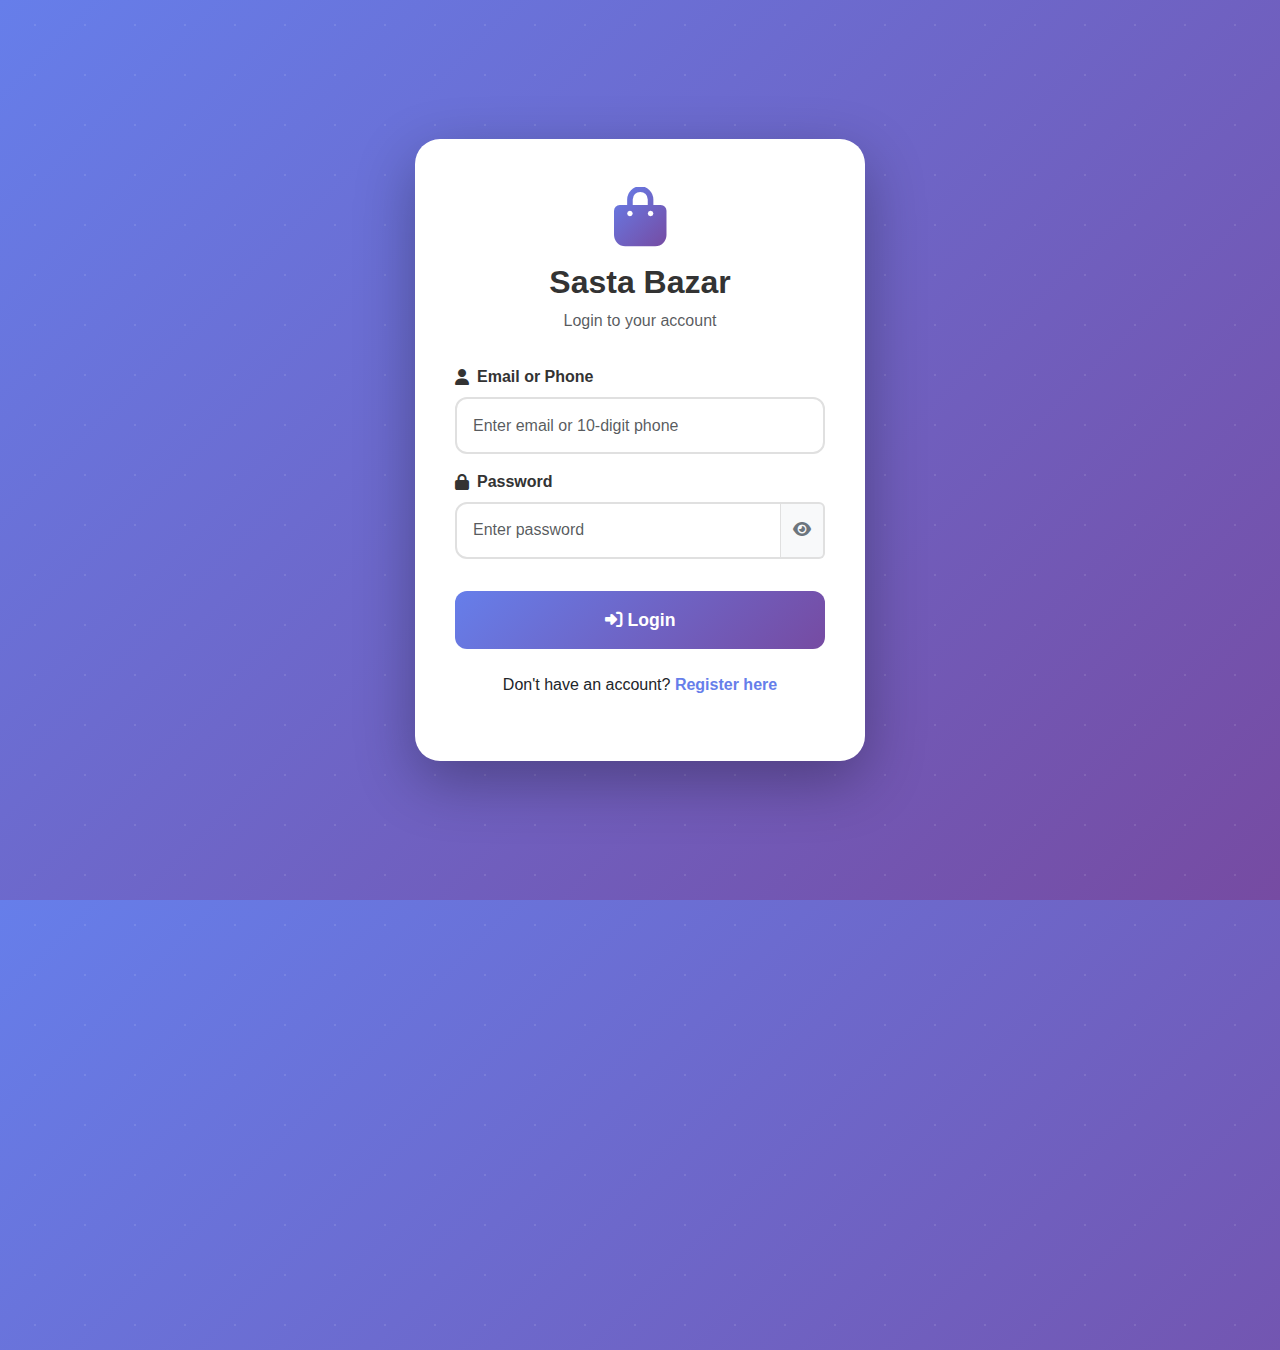
<file: Ecommerce_UI/cart.html>
<!DOCTYPE html>
<html lang="en">
<head>
  <meta charset="UTF-8">
  <meta name="viewport" content="width=device-width, initial-scale=1.0">
  <title>Shopping Cart - Sasta Bazar</title>
  <link rel="stylesheet" href="https://cdn.jsdelivr.net/npm/bootstrap@5.3.3/dist/css/bootstrap.min.css"/>
  <link rel="stylesheet" href="https://cdn.jsdelivr.net/npm/@fortawesome/fontawesome-free@6.5.2/css/all.min.css"/>
  <script src="https://checkout.razorpay.com/v1/checkout.js"></script>
  <style>
    * {
      margin: 0;
      padding: 0;
      box-sizing: border-box;
      -ms-overflow-style: none;
      scrollbar-width: none;
    }

    *::-webkit-scrollbar {
      display: none;
    }

    :root {
      --primary: #667eea;
      --secondary: #764ba2;
      --accent: #f093fb;
      --highlight: #4facfe;
      --light: #f5f7fa;
      --text: #2d3748;
      --border: #e2e8f0;
      --success: #48bb78;
      --danger: #f56565;
    }

    body {
      background: linear-gradient(135deg, #66ea89 0%, #19be92 100%);
      font-family: 'Segoe UI', Tahoma, Geneva, Verdana, sans-serif;
      color: var(--text);
      min-height: 100vh;
      position: relative;
    }

    body::before {
      content: '';
      position: fixed;
      top: 0;
      left: 0;
      width: 100%;
      height: 100%;
      background: linear-gradient(135deg, rgba(102, 126, 234, 0.1) 0%, rgba(118, 75, 162, 0.1) 100%);
      pointer-events: none;
      z-index: 0;
    }

    .navbar {
      background: rgba(255, 255, 255, 0.95) !important;
      backdrop-filter: blur(10px);
      padding: 1rem 0;
      box-shadow: 0 4px 20px rgba(0, 0, 0, 0.1);
      position: sticky;
      top: 0;
      z-index: 1000;
      animation: slideDown 0.6s ease;
    }

    @keyframes slideDown {
      from {
        transform: translateY(-100%);
        opacity: 0;
      }
      to {
        transform: translateY(0);
        opacity: 1;
      }
    }

    .navbar-brand {
      font-size: 1.8rem;
      font-weight: 700;
      background: linear-gradient(135deg, var(--primary) 0%, var(--secondary) 100%);
      -webkit-background-clip: text;
      -webkit-text-fill-color: transparent;
      background-clip: text;
      display: flex;
      align-items: center;
      gap: 0.5rem;
      transition: transform 0.3s ease;
    }

    .navbar-brand:hover {
      transform: scale(1.05);
    }

    .navbar-brand i {
      -webkit-text-fill-color: var(--primary);
    }

    .nav-link {
      color: var(--text) !important;
      font-weight: 500;
      transition: all 0.3s ease;
      position: relative;
      padding: 0.5rem 1rem !important;
    }

    .nav-link::after {
      content: '';
      position: absolute;
      bottom: 0;
      left: 50%;
      width: 0;
      height: 2px;
      background: linear-gradient(135deg, var(--primary) 0%, var(--secondary) 100%);
      transition: all 0.3s ease;
      transform: translateX(-50%);
    }

    .nav-link:hover::after,
    .nav-link.active::after {
      width: 80%;
    }

    .nav-link:hover {
      color: var(--primary) !important;
    }

    .cart-badge {
      background: linear-gradient(135deg, var(--primary) 0%, var(--secondary) 100%);
      color: white;
      padding: 0.25rem 0.5rem;
      border-radius: 12px;
      font-weight: bold;
      font-size: 0.75rem;
      margin-left: 0.25rem;
      animation: pulse 2s infinite;
    }

    @keyframes pulse {
      0%, 100% { transform: scale(1); }
      50% { transform: scale(1.1); }
    }

    .cart-container {
      margin-top: 2rem;
      padding: 2rem;
      animation: fadeInUp 0.6s ease;
      position: relative;
      z-index: 1;
    }

    @keyframes fadeInUp {
      from { 
        opacity: 0; 
        transform: translateY(30px); 
      }
      to { 
        opacity: 1; 
        transform: translateY(0); 
      }
    }

    .cart-header {
      display: flex;
      align-items: center;
      gap: 1rem;
      margin-bottom: 2rem;
      animation: fadeIn 0.8s ease;
    }

    @keyframes fadeIn {
      from { opacity: 0; }
      to { opacity: 1; }
    }

    .cart-header h1 {
      font-size: 2.5rem;
      font-weight: 700;
      background: linear-gradient(135deg, #000000 0%, #9e1db5 100%);
      -webkit-background-clip: text;
      -webkit-text-fill-color: transparent;
      background-clip: text;
      margin: 0;
      text-shadow: 0 4px 10px rgba(102, 126, 234, 0.2);
    }

    .cart-header i {
      font-size: 2.5rem;
      background: linear-gradient(135deg, var(--primary) 0%, var(--secondary) 100%);
      -webkit-background-clip: text;
      -webkit-text-fill-color: transparent;
      background-clip: text;
      animation: bounce 2s infinite;
    }

    @keyframes bounce {
      0%, 100% { transform: translateY(0); }
      50% { transform: translateY(-10px); }
    }

    .cart-table-wrapper {
      background: rgba(255, 255, 255, 0.95);
      backdrop-filter: blur(10px);
      border-radius: 20px;
      overflow: hidden;
      box-shadow: 0 10px 40px rgba(0, 0, 0, 0.15);
      margin-bottom: 2rem;
      animation: scaleIn 0.6s ease;
    }

    @keyframes scaleIn {
      from { 
        transform: scale(0.9);
        opacity: 0;
      }
      to { 
        transform: scale(1);
        opacity: 1;
      }
    }

    .table {
      margin: 0;
      color: var(--text);
    }

    .table thead {
      background: linear-gradient(135deg, #667eea 0%, #764ba2 100%);
      color: white;
    }

    .table th {
      font-weight: 600;
      padding: 1.25rem;
      border: none;
      text-align: center;
    }

    .table td {
      padding: 1.25rem;
      vertical-align: middle;
      border-bottom: 1px solid var(--border);
      text-align: center;
    }

    .table tbody tr {
      transition: all 0.3s ease;
      animation: slideInLeft 0.5s ease;
    }

    @keyframes slideInLeft {
      from {
        transform: translateX(-20px);
        opacity: 0;
      }
      to {
        transform: translateX(0);
        opacity: 1;
      }
    }

    .table tbody tr:hover {
      background: linear-gradient(90deg, rgba(102, 126, 234, 0.05) 0%, rgba(118, 75, 162, 0.05) 100%);
      transform: translateX(5px);
    }

    .product-img {
      width: 70px;
      height: 70px;
      object-fit: cover;
      border-radius: 12px;
      transition: transform 0.3s ease;
      box-shadow: 0 4px 10px rgba(0, 0, 0, 0.1);
    }

    .product-img:hover {
      transform: scale(1.15) rotate(2deg);
      box-shadow: 0 8px 20px rgba(102, 126, 234, 0.3);
    }

    .qty-controls {
      display: flex;
      align-items: center;
      justify-content: center;
      gap: 0.5rem;
      background: var(--light);
      border-radius: 12px;
      padding: 0.25rem;
      width: fit-content;
      margin: 0 auto;
      box-shadow: 0 2px 8px rgba(0, 0, 0, 0.1);
    }

    .qty-btn {
      background: linear-gradient(135deg, var(--primary) 0%, var(--secondary) 100%);
      color: white;
      border: none;
      width: 32px;
      height: 32px;
      border-radius: 8px;
      cursor: pointer;
      font-weight: bold;
      transition: all 0.3s ease;
      display: flex;
      align-items: center;
      justify-content: center;
    }

    .qty-btn:hover {
      transform: scale(1.15);
      box-shadow: 0 4px 12px rgba(102, 126, 234, 0.4);
    }

    .qty-btn:active {
      transform: scale(0.95);
    }

    .remove-btn {
      background: linear-gradient(135deg, #f56565 0%, #e53e3e 100%);
      color: white;
      border: none;
      padding: 0.5rem 1rem;
      border-radius: 10px;
      cursor: pointer;
      transition: all 0.3s ease;
      font-weight: 500;
    }

    .remove-btn:hover {
      transform: translateY(-3px);
      box-shadow: 0 6px 20px rgba(245, 101, 101, 0.4);
    }

    .remove-btn:active {
      transform: translateY(-1px);
    }

    .empty-cart {
      text-align: center;
      padding: 3rem 2rem;
      background: rgba(255, 255, 255, 0.95);
      backdrop-filter: blur(10px);
      border-radius: 20px;
      box-shadow: 0 10px 40px rgba(0, 0, 0, 0.15);
      margin: 2rem auto;
      max-width: 400px;
      animation: fadeInUp 0.8s ease;
    }

    .empty-cart i {
      font-size: 4rem;
      background: linear-gradient(135deg, var(--primary) 0%, var(--secondary) 100%);
      -webkit-background-clip: text;
      -webkit-text-fill-color: transparent;
      background-clip: text;
      margin-bottom: 1rem;
      display: block;
      animation: swing 2s infinite;
    }

    @keyframes swing {
      0%, 100% { transform: rotate(0deg); }
      25% { transform: rotate(10deg); }
      75% { transform: rotate(-10deg); }
    }

    .empty-cart p {
      font-size: 1.2rem;
      color: var(--text);
      margin-bottom: 1.5rem;
      font-weight: 500;
    }

    .summary-section {
      display: grid;
      grid-template-columns: 1fr 1fr;
      gap: 2rem;
    }

    @media (max-width: 768px) {
      .summary-section { grid-template-columns: 1fr; }
      .cart-header h1 { font-size: 1.8rem; }
      .table th, .table td { padding: 0.75rem; font-size: 0.9rem; }
      .product-img { width: 50px; height: 50px; }
    }

    .order-summary {
      background: rgba(255, 255, 255, 0.95);
      backdrop-filter: blur(10px);
      border-radius: 20px;
      padding: 2rem;
      box-shadow: 0 10px 40px rgba(0, 0, 0, 0.15);
      animation: fadeInUp 0.8s ease;
    }

    .summary-header {
      display: flex;
      align-items: center;
      gap: 0.75rem;
      margin-bottom: 1.5rem;
      padding-bottom: 1rem;
      border-bottom: 2px solid var(--border);
    }

    .summary-header h3 {
      margin: 0;
      background: linear-gradient(135deg, var(--primary) 0%, var(--secondary) 100%);
      -webkit-background-clip: text;
      -webkit-text-fill-color: transparent;
      background-clip: text;
      font-weight: 700;
    }

    .summary-header i {
      background: linear-gradient(135deg, var(--primary) 0%, var(--secondary) 100%);
      -webkit-background-clip: text;
      -webkit-text-fill-color: transparent;
      background-clip: text;
      font-size: 1.5rem;
    }

    .summary-row {
      display: flex;
      justify-content: space-between;
      align-items: center;
      padding: 1rem 0;
      border-bottom: 1px solid var(--border);
    }

    .summary-row:last-child {
      border-bottom: none;
      padding-top: 1.5rem;
      font-size: 1.3rem;
      font-weight: 700;
      background: linear-gradient(135deg, var(--primary) 0%, var(--secondary) 100%);
      -webkit-background-clip: text;
      -webkit-text-fill-color: transparent;
      background-clip: text;
    }

    .btn-custom {
      padding: 0.75rem 1.5rem;
      border-radius: 12px;
      font-weight: 600;
      border: none;
      cursor: pointer;
      transition: all 0.3s ease;
      display: flex;
      align-items: center;
      justify-content: center;
      gap: 0.5rem;
      width: 100%;
      margin-bottom: 1rem;
      text-decoration: none;
      position: relative;
      overflow: hidden;
    }

    .btn-custom::before {
      content: '';
      position: absolute;
      top: 50%;
      left: 50%;
      width: 0;
      height: 0;
      border-radius: 50%;
      background: rgba(255, 255, 255, 0.3);
      transform: translate(-50%, -50%);
      transition: width 0.5s, height 0.5s;
    }

    .btn-custom:hover::before {
      width: 300px;
      height: 300px;
    }

    .btn-checkout {
      background: linear-gradient(135deg, #667eea 0%, #764ba2 100%);
      color: white;
      box-shadow: 0 4px 15px rgba(102, 126, 234, 0.3);
    }

    .btn-checkout:hover {
      transform: translateY(-3px);
      box-shadow: 0 8px 25px rgba(102, 126, 234, 0.5);
    }

    .btn-clear {
      background: linear-gradient(135deg, #f56565 0%, #e53e3e 100%);
      color: white;
      box-shadow: 0 4px 15px rgba(245, 101, 101, 0.3);
    }

    .btn-clear:hover {
      transform: translateY(-3px);
      box-shadow: 0 8px 25px rgba(245, 101, 101, 0.5);
    }

    .btn-continue {
      background: rgba(255, 255, 255, 0.9);
      color: var(--primary);
      border: 2px solid var(--primary);
    }

    .btn-continue:hover {
      background: linear-gradient(135deg, var(--primary) 0%, var(--secondary) 100%);
      color: white;
      transform: translateY(-3px);
      box-shadow: 0 8px 25px rgba(102, 126, 234, 0.3);
    }

    .payment-modal {
      display: none;
      position: fixed;
      top: 0;
      left: 0;
      width: 100%;
      height: 100%;
      background: rgba(0, 0, 0, 0.7);
      z-index: 10000;
      padding: 10px;
      overflow-y: auto;
      align-items: center;
      justify-content: center;
    }

    .payment-modal.active {
      display: flex;
      animation: fadeIn 0.2s ease;
    }

    .payment-modal-content {
      position: relative;
      background: white;
      padding: 0;
      width: 90%;
      max-width: 400px;
      border-radius: 20px;
      box-shadow: 0 25px 50px rgba(0, 0, 0, 0.3);
      overflow: hidden;
      transform: scale(0.95);
      opacity: 0;
      transition: transform 0.2s ease, opacity 0.2s ease;
    }

    .payment-modal.active .payment-modal-content {
      transform: scale(1);
      opacity: 1;
    }

    .payment-header {
      background: linear-gradient(135deg, #667eea 0%, #764ba2 100%);
      color: white;
      padding: 1.5rem;
      text-align: center;
      position: relative;
    }

    .payment-header i {
      font-size: 2.5rem;
      margin-bottom: 0.5rem;
      animation: bounce 2s infinite;
    }

    .payment-header h3 {
      margin: 0;
      font-weight: 700;
      font-size: 1.3rem;
    }

    .payment-header p {
      margin: 0.25rem 0 0 0;
      opacity: 0.9;
      font-size: 0.9rem;
    }

    .payment-body {
      padding: 1.5rem;
      max-height: 60vh;
      overflow-y: auto;
      scroll-behavior: smooth;
      -webkit-overflow-scrolling: touch;
    }

    .payment-summary {
      background: var(--light);
      border-radius: 12px;
      padding: 1rem;
      margin-bottom: 1rem;
    }

    .payment-summary h6 {
      margin-bottom: 0.75rem;
      color: var(--primary);
      font-weight: 700;
      font-size: 0.95rem;
    }

    .payment-summary-item {
      display: flex;
      justify-content: space-between;
      padding: 0.5rem 0;
      border-bottom: 1px solid var(--border);
      font-size: 0.9rem;
    }

    .payment-summary-item:last-child {
      border-bottom: none;
      font-size: 1.1rem;
      font-weight: 700;
      background: linear-gradient(135deg, var(--primary) 0%, var(--secondary) 100%);
      -webkit-background-clip: text;
      -webkit-text-fill-color: transparent;
      background-clip: text;
      padding-top: 0.75rem;
    }

    .payment-form .form-group {
      margin-bottom: 1rem;
    }

    .payment-form label {
      display: block;
      margin-bottom: 0.4rem;
      font-weight: 600;
      font-size: 0.9rem;
      color: var(--text);
    }

    .payment-form .form-control {
      border-radius: 10px;
      padding: 0.65rem;
      border: 2px solid var(--border);
      transition: all 0.3s ease;
      width: 100%;
      font-size: 0.9rem;
    }

    .payment-form .form-control:focus {
      border-color: var(--primary);
      box-shadow: 0 0 0 3px rgba(102, 126, 234, 0.1);
      outline: none;
    }

    .btn-pay {
      background: linear-gradient(135deg, #667eea 0%, #764ba2 100%);
      color: white;
      border: none;
      padding: 0.85rem;
      border-radius: 10px;
      font-size: 0.95rem;
      font-weight: 700;
      width: 100%;
      cursor: pointer;
      transition: transform 0.2s ease, box-shadow 0.2s ease;
      margin-bottom: 0.5rem;
    }

    .btn-pay:hover {
      transform: translateY(-2px);
      box-shadow: 0 8px 20px rgba(102, 126, 234, 0.4);
    }

    .btn-pay:active {
      transform: translateY(0);
    }

    .btn-cancel {
      background: var(--light);
      color: var(--text);
      border: 2px solid var(--border);
      padding: 0.65rem;
      border-radius: 10px;
      width: 100%;
      cursor: pointer;
      font-weight: 600;
      transition: all 0.2s ease;
      font-size: 0.9rem;
    }

    .btn-cancel:hover {
      background: var(--primary);
      color: white;
      border-color: var(--primary);
      transform: translateY(-2px);
    }

    .btn-cancel:active {
      transform: translateY(0);
    }

    .loading-spinner {
      display: none;
      text-align: center;
      padding: 2rem;
    }

    .spinner {
      border: 4px solid var(--light);
      border-top: 4px solid var(--primary);
      border-radius: 50%;
      width: 50px;
      height: 50px;
      animation: spin 1s linear infinite;
      margin: 0 auto;
    }

    @keyframes spin {
      0% { transform: rotate(0deg); }
      100% { transform: rotate(360deg); }
    }

    .footer {
      background: rgba(255, 255, 255, 0.95);
      backdrop-filter: blur(10px);
      color: var(--text);
      text-align: center;
      padding: 2rem;
      margin-top: 3rem;
      box-shadow: 0 -4px 20px rgba(0, 0, 0, 0.1);
      position: relative;
      z-index: 1;
    }

    @media (max-width: 576px) {
      .payment-modal-content {
        max-width: 95%;
        margin: 10px auto;
      }

      .payment-header {
        padding: 1.2rem;
      }

      .payment-header h3 {
        font-size: 1.1rem;
      }

      .payment-header i {
        font-size: 2rem;
      }

      .payment-body {
        padding: 1rem;
      }

      .payment-summary {
        padding: 0.75rem;
      }

      .payment-form .form-control {
        padding: 0.55rem;
      }

      .btn-pay, .btn-cancel {
        padding: 0.65rem;
        font-size: 0.85rem;
      }
    }
  </style>
</head>
<body>
  <nav class="navbar navbar-expand-lg">
    <div class="container-fluid">
      <a href="index.html" class="navbar-brand">
        <i class="fas fa-shopping-bag"></i> Sasta Bazar
      </a>
      <button class="navbar-toggler" type="button" data-bs-toggle="collapse" data-bs-target="#navbarNav">
        <span class="navbar-toggler-icon"></span>
      </button>
      <div class="collapse navbar-collapse" id="navbarNav">
        <ul class="navbar-nav ms-auto">
          <li class="nav-item"><a class="nav-link" href="index.html">Home</a></li>
          <li class="nav-item"><a class="nav-link" href="About.html">About</a></li>
          <li class="nav-item">
            <a class="nav-link active" href="cart.html">
              <i class="fas fa-shopping-cart"></i>
              <span class="cart-badge">0</span>
            </a>
          </li>
        </ul>
      </div>
    </div>
  </nav>

  <div class="cart-container">
    <div class="cart-header">
      <i class="fas fa-shopping-cart"></i>
      <h1>Your Shopping Cart</h1>
    </div>

    <div id="cartTableSection">
      <div class="cart-table-wrapper">
        <table class="table">
          <thead>
            <tr>
              <th>Image</th>
              <th>Product</th>
              <th>Price</th>
              <th>Quantity</th>
              <th>Total</th>
              <th>Action</th>
            </tr>
          </thead>
          <tbody id="cart-items"></tbody>
        </table>
      </div>
    </div>

    <div id="emptyCartMessage" class="empty-cart" style="display: none;">
      <i class="fas fa-inbox"></i>
      <p>Your cart is empty</p>
      <a href="index.html" class="btn-custom btn-continue">
        Continue Shopping
      </a>
    </div>

    <div id="cartSummarySection" style="display: none;">
      <div class="summary-section">
        <div class="order-summary">
          <div class="summary-header">
            <i class="fas fa-info-circle"></i>
            <h3>Continue Shopping</h3>
          </div>
          <a href="index.html" class="btn-custom btn-continue">
            <i class="fas fa-arrow-left"></i> Back to Products
          </a>
        </div>

        <div class="order-summary">
          <div class="summary-header">
            <i class="fas fa-receipt"></i>
            <h3>Order Summary</h3>
          </div>
          <div class="summary-row">
            <span>Subtotal:</span>
            <span>₹<span id="total-amount">0</span></span>
          </div>
          <div class="summary-row">
            <span>Shipping:</span>
            <span>Free</span>
          </div>
          <div class="summary-row">
            <span>Total:</span>
            <span>₹<span id="final-total">0</span></span>
          </div>
          <button type="button" class="btn-custom btn-checkout" onclick="openPaymentModal()">
            <i class="fas fa-lock"></i> Proceed to Payment
          </button>
          <button type="button" class="btn-custom btn-clear" onclick="clearCartAndRefresh()">
            <i class="fas fa-trash"></i> Clear Cart
          </button>
        </div>
      </div>
    </div>
  </div>

  <!-- Payment Modal -->
  <div id="paymentModal" class="payment-modal">
    <div class="payment-modal-content">
      <div class="payment-header">
        <i class="fas fa-credit-card"></i>
        <h3>Complete Your Payment</h3>
        <p>Secure Checkout</p>
      </div>

      <div class="payment-body">
        <div class="payment-summary">
          <h6>Order Summary</h6>
          <div class="payment-summary-item">
            <span>Items (<span id="modal-item-count">0</span>)</span>
            <span>₹<span id="modal-subtotal">0</span></span>
          </div>
          <div class="payment-summary-item">
            <span>Shipping</span>
            <span style="color: #48bb78;">FREE</span>
          </div>
          <div class="payment-summary-item">
            <span>Total Amount</span>
            <span>₹<span id="modal-total">0</span></span>
          </div>
        </div>

        <form id="paymentForm" class="payment-form">
          <div class="form-group">
            <label>
              <i class="fas fa-user"></i> Full Name
            </label>
            <input type="text" class="form-control" id="customerName" placeholder="Enter your name" required>
          </div>

          <div class="form-group">
            <label>
              <i class="fas fa-envelope"></i> Email
            </label>
            <input type="email" class="form-control" id="customerEmail" placeholder="Enter your email" required>
          </div>

          <div class="form-group">
            <label>
              <i class="fas fa-phone"></i> Phone
            </label>
            <input type="tel" class="form-control" id="customerPhone" placeholder="Enter 10-digit phone" pattern="[0-9]{10}" maxlength="10" required>
          </div>

          <button type="submit" class="btn-pay">
            <i class="fas fa-lock"></i> Pay ₹<span id="pay-amount">0</span>
          </button>
          <button type="button" class="btn-cancel" onclick="closePaymentModal()">
            <i class="fas fa-times"></i> Cancel
          </button>
        </form>

        <div class="loading-spinner" id="loadingSpinner">
          <div class="spinner"></div>
          <p style="margin-top: 1rem;">Processing payment...</p>
        </div>
      </div>
    </div>
  </div>

  <footer class="footer">
    <p>&copy; 2025 Sasta Bazar. All rights reserved.</p>
  </footer>

  <script src="https://cdn.jsdelivr.net/npm/bootstrap@5.3.0/dist/js/bootstrap.bundle.min.js"></script>
  <script>
    const baseUrl = "http://localhost:8080";
    console.log("🚀 Cart page loaded");

    // Open payment modal
    function openPaymentModal() {
      console.log("🔵 openPaymentModal called");
      
      const cart = JSON.parse(localStorage.getItem("cart")) || [];
      if (cart.length === 0) {
        alert('⚠️ Your cart is empty!');
        return;
      }

      let totalAmount = 0;
      cart.forEach(item => {
        totalAmount += item.price * item.quantity;
      });

      console.log("💰 Total amount:", totalAmount);
      console.log("📦 Cart items:", cart.length);

      document.getElementById('modal-item-count').textContent = cart.length;
      document.getElementById('modal-subtotal').textContent = totalAmount.toFixed(2);
      document.getElementById('modal-total').textContent = totalAmount.toFixed(2);
      document.getElementById('pay-amount').textContent = totalAmount.toFixed(2);

      const modal = document.getElementById('paymentModal');
      modal.classList.add('active');
      document.body.style.overflow = 'hidden';
      
      console.log("✅ Payment modal opened");
    }

    // Close payment modal
    function closePaymentModal() {
      console.log("🔴 Closing payment modal");
      const modal = document.getElementById('paymentModal');
      modal.classList.remove('active');
      document.body.style.overflow = 'auto';
    }

    // Handle form submission
    document.getElementById('paymentForm').addEventListener('submit', async function(e) {
      e.preventDefault();
      console.log("📝 Payment form submitted");
      await initiatePayment();
    });

    // Initiate Razorpay payment
    async function initiatePayment() {
      console.log("💳 Initiating payment...");
      
      const name = document.getElementById('customerName').value;
      const email = document.getElementById('customerEmail').value;
      const phone = document.getElementById('customerPhone').value;
      const cart = JSON.parse(localStorage.getItem("cart")) || [];

      if (!name || !email || !phone) {
        alert('⚠️ Please fill all fields');
        return;
      }

      if (!/^[0-9]{10}$/.test(phone)) {
        alert('⚠️ Please enter valid 10-digit phone number');
        return;
      }

      let totalAmount = 0;
      cart.forEach(item => {
        totalAmount += item.price * item.quantity;
      });

      console.log("📊 Payment details:", { name, email, phone, amount: totalAmount });

      document.getElementById('paymentForm').style.display = 'none';
      document.getElementById('loadingSpinner').style.display = 'block';

      try {
        const paymentData = {
          name: name,
          email: email,
          phone: phone,
          description: `Cart Items (${cart.length} products)`,
          amount: totalAmount
        };

        console.log("📤 Sending payment request:", paymentData);

        const response = await fetch(`${baseUrl}/api/payment/create-order`, {
          method: 'POST',
          headers: { 'Content-Type': 'application/json' },
          body: JSON.stringify(paymentData)
        });

        if (!response.ok) {
          throw new Error(`HTTP error! status: ${response.status}`);
        }

        const orderData = await response.json();
        console.log("✅ Order created:", orderData);

        const options = {
          key: 'rzp_test_RThiWSoGmpw1VN',
          amount: totalAmount * 100,
          currency: "INR",
          name: "Sasta Bazar",
          description: `Cart Items (${cart.length} products)`,
          order_id: orderData.id,
          handler: async function (response) {
            console.log("✅ Payment successful:", response);
            
            try {
              await fetch(`${baseUrl}/api/payment/update-order`, {
                method: 'POST',
                headers: { 'Content-Type': 'application/x-www-form-urlencoded' },
                body: new URLSearchParams({
                  paymentId: response.razorpay_payment_id,
                  orderId: response.razorpay_order_id,
                  status: 'SUCCESS'
                })
              });

              localStorage.removeItem('cart');
              alert(`✓ Payment Successful!\nPayment ID: ${response.razorpay_payment_id}`);
              closePaymentModal();
              setTimeout(() => window.location.href = 'index.html', 1000);
            } catch (error) {
              console.error('❌ Error updating payment:', error);
              alert('Payment received but could not update status.');
            }
          },
          prefill: { name, email, contact: phone },
          theme: { color: "#667eea" },
          modal: {
            ondismiss: function() {
              console.log("⚠️ Payment cancelled by user");
              document.getElementById('paymentForm').style.display = 'block';
              document.getElementById('loadingSpinner').style.display = 'none';
            }
          }
        };

        console.log("🚀 Opening Razorpay...");
        const razorpay = new Razorpay(options);
        razorpay.open();

      } catch (error) {
        console.error('❌ Payment error:', error);
        alert('Error processing payment. Please try again.');
        document.getElementById('paymentForm').style.display = 'block';
        document.getElementById('loadingSpinner').style.display = 'none';
      }
    }

    // Close modal with ESC key
    document.addEventListener('keydown', function(e) {
      if (e.key === 'Escape') {
        closePaymentModal();
      }
    });

    // Click outside to close
    document.getElementById('paymentModal').addEventListener('click', function(e) {
      if (e.target.id === 'paymentModal') {
        closePaymentModal();
      }
    });
  </script>
  
  <!-- Load cart scripts -->
  <script src="js/api.js"></script>
  <script src="js/cart.js"></script>
  
  <script>
    console.log("✅ Cart page initialized - No login required");
  </script>
</body>
</html>
</file>
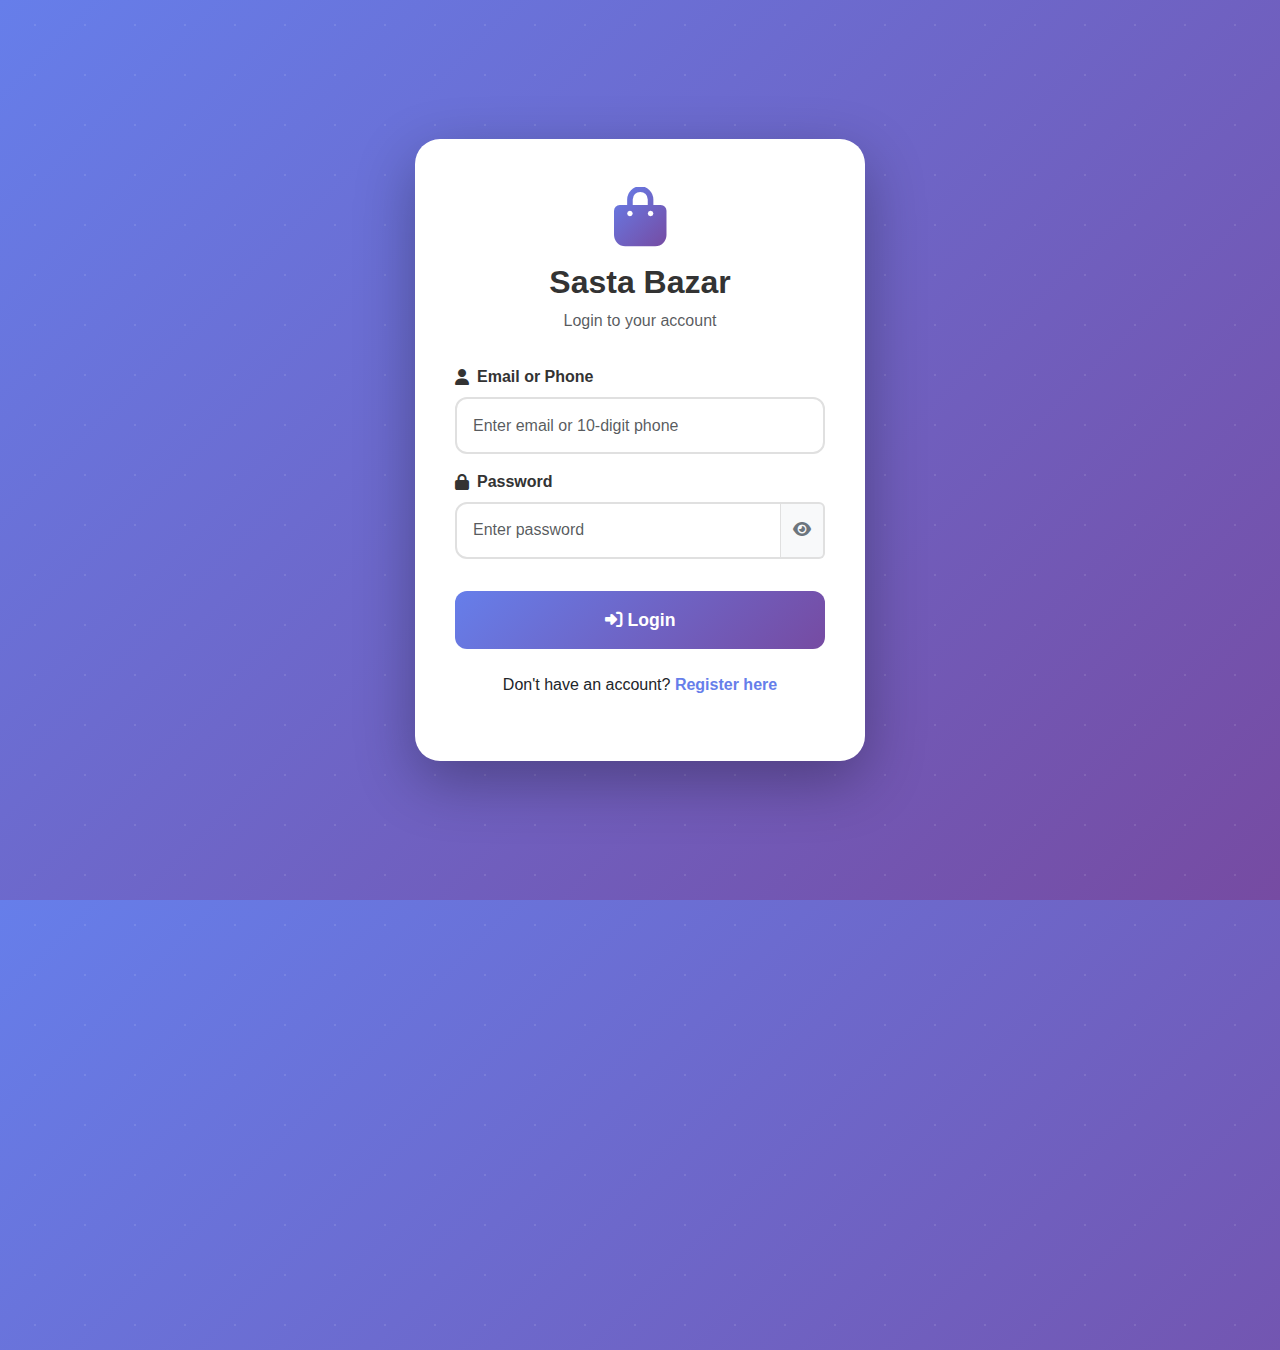
<file: Ecommerce_UI/login.html>
<!DOCTYPE html>
<html lang="en">
<head>
  <meta charset="UTF-8" />
  <meta name="viewport" content="width=device-width, initial-scale=1.0" />
  <title>Login - Sasta Bazar</title>
  <link rel="stylesheet" href="https://cdn.jsdelivr.net/npm/bootstrap@5.3.3/dist/css/bootstrap.min.css"/>
  <link rel="stylesheet" href="https://cdn.jsdelivr.net/npm/@fortawesome/fontawesome-free@6.5.2/css/all.min.css"/>
  <style>
    * {
      -ms-overflow-style: none;
      scrollbar-width: none;
    }

    *::-webkit-scrollbar {
      display: none;
    }

    body {
      background: linear-gradient(135deg, #667eea 0%, #764ba2 100%);
      min-height: 100vh;
      display: flex;
      align-items: center;
      justify-content: center;
      font-family: 'Segoe UI', Tahoma, Geneva, Verdana, sans-serif;
      padding: 20px;
      position: relative;
      overflow: hidden;
    }

    body::before {
      content: '';
      position: absolute;
      top: -50%;
      left: -50%;
      width: 200%;
      height: 200%;
      background: radial-gradient(circle, rgba(255,255,255,0.1) 1px, transparent 1px);
      background-size: 50px 50px;
      animation: moveBackground 20s linear infinite;
    }

    @keyframes moveBackground {
      0% { transform: translate(0, 0); }
      100% { transform: translate(50px, 50px); }
    }

    @keyframes fadeIn {
      from {
        opacity: 0;
        transform: translateY(30px);
      }
      to {
        opacity: 1;
        transform: translateY(0);
      }
    }

    @keyframes pulse {
      0%, 100% { transform: scale(1); }
      50% { transform: scale(1.1); }
    }

    .login-container {
      background: white;
      border-radius: 25px;
      padding: 3rem 2.5rem;
      box-shadow: 0 20px 60px rgba(0,0,0,0.3);
      max-width: 450px;
      width: 100%;
      animation: fadeIn 0.6s ease-out;
      position: relative;
      z-index: 1;
    }

    .brand-logo {
      text-align: center;
      margin-bottom: 2rem;
      animation: fadeIn 0.8s ease-out;
    }

    .brand-logo i {
      font-size: 60px;
      background: linear-gradient(135deg, #667eea 0%, #764ba2 100%);
      -webkit-background-clip: text;
      -webkit-text-fill-color: transparent;
      background-clip: text;
      animation: pulse 2s infinite;
    }

    .brand-logo h2 {
      color: #333;
      margin-top: 1rem;
      font-weight: 800;
      font-size: 2rem;
    }

    .brand-logo p {
      color: #6c757d;
      font-size: 1rem;
      margin-top: 0.5rem;
    }

    .form-label {
      font-weight: 600;
      color: #333;
      margin-bottom: 0.5rem;
      display: flex;
      align-items: center;
      gap: 0.5rem;
    }

    .form-control {
      border: 2px solid #e0e0e0;
      border-radius: 12px;
      padding: 0.9rem 1rem;
      transition: all 0.3s ease;
      font-size: 1rem;
    }

    .form-control:focus {
      border-color: #667eea;
      box-shadow: 0 0 0 4px rgba(102, 126, 234, 0.1);
      outline: none;
      transform: translateY(-2px);
    }

    .input-group {
      position: relative;
    }

    .password-toggle {
      cursor: pointer;
      transition: all 0.3s ease;
      background: #f8f9fa;
      border: 2px solid #e0e0e0;
      border-left: none;
    }

    .password-toggle:hover {
      background: #667eea;
      color: white;
      border-color: #667eea;
    }

    .btn-login {
      background: linear-gradient(135deg, #667eea 0%, #764ba2 100%);
      border: none;
      padding: 1rem;
      font-weight: 700;
      font-size: 1.1rem;
      transition: all 0.3s ease;
      border-radius: 12px;
      margin-top: 1rem;
    }

    .btn-login:hover {
      transform: translateY(-3px);
      box-shadow: 0 10px 25px rgba(102, 126, 234, 0.4);
    }

    .alert-custom {
      border-radius: 12px;
      border: none;
      padding: 1rem 1.5rem;
      animation: fadeIn 0.5s ease-out;
    }

    .alert-success {
      background: linear-gradient(135deg, #10b981 0%, #059669 100%);
      color: white;
    }

    .alert-danger {
      background: linear-gradient(135deg, #ef4444 0%, #dc2626 100%);
      color: white;
    }

    .text-center a {
      color: #667eea;
      font-weight: 600;
      text-decoration: none;
      transition: all 0.3s ease;
    }

    .text-center a:hover {
      color: #764ba2;
      text-decoration: underline;
    }

    @media (max-width: 576px) {
      .login-container {
        padding: 2rem 1.5rem;
      }

      .brand-logo i {
        font-size: 50px;
      }

      .brand-logo h2 {
        font-size: 1.5rem;
      }
    }
  </style>
</head>
<body>
  <div class="login-container">
    <div class="brand-logo">
      <i class="fas fa-shopping-bag"></i>
      <h2>Sasta Bazar</h2>
      <p class="text-muted">Login to your account</p>
    </div>
    
    <div id="alert-container"></div>
    
    <form id="loginForm">
      <div class="mb-3">
        <label class="form-label"><i class="fas fa-user"></i> Email or Phone</label>
        <input type="text" class="form-control" id="emailOrPhone" placeholder="Enter email or 10-digit phone" required>
      </div>
      
      <div class="mb-3">
        <label class="form-label"><i class="fas fa-lock"></i> Password</label>
        <div class="input-group">
          <input type="password" class="form-control" id="password" placeholder="Enter password" required>
          <button class="btn btn-outline-secondary password-toggle" type="button" id="togglePassword">
            <i class="fas fa-eye" id="toggleIcon"></i>
          </button>
        </div>
      </div>
      
      <button type="submit" class="btn btn-primary btn-login w-100">
        <i class="fas fa-sign-in-alt"></i> Login
      </button>
    </form>
    
    <div class="text-center mt-4">
      <p>Don't have an account? <a href="register.html">Register here</a></p>
    </div>
  </div>

  <script src="https://cdn.jsdelivr.net/npm/bootstrap@5.3.0/dist/js/bootstrap.bundle.min.js"></script>
  <script>
    const baseUrl = "http://localhost:8080";
    
    document.addEventListener('DOMContentLoaded', function() {
      const togglePassword = document.getElementById('togglePassword');
      const passwordInput = document.getElementById('password');
      const toggleIcon = document.getElementById('toggleIcon');
      
      if (togglePassword && passwordInput && toggleIcon) {
        togglePassword.addEventListener('click', function(e) {
          e.preventDefault();
          
          const currentType = passwordInput.getAttribute('type');
          const newType = currentType === 'password' ? 'text' : 'password';
          passwordInput.setAttribute('type', newType);
          
          if (newType === 'password') {
            toggleIcon.classList.remove('fa-eye-slash');
            toggleIcon.classList.add('fa-eye');
          } else {
            toggleIcon.classList.remove('fa-eye');
            toggleIcon.classList.add('fa-eye-slash');
          }
        });
      }
    });
    
    function showAlert(message, type) {
      const alertContainer = document.getElementById('alert-container');
      alertContainer.innerHTML = `
        <div class="alert alert-${type} alert-custom alert-dismissible fade show" role="alert">
          ${message}
          <button type="button" class="btn-close" data-bs-dismiss="alert"></button>
        </div>
      `;
    }
    
    document.getElementById('loginForm').addEventListener('submit', async (e) => {
      e.preventDefault();
      
      const email = document.getElementById('emailOrPhone').value;
      const password = document.getElementById('password').value;
      
      try {
        const response = await fetch(`${baseUrl}/users/login`, {
          method: 'POST',
          headers: {
            'Content-Type': 'application/json'
          },
          credentials: 'include',
          body: JSON.stringify({ email, password })
        });
        
        const data = await response.json();
        
        if (data.success) {
          showAlert('✅ Login successful! Redirecting...', 'success');
          
          sessionStorage.setItem('userId', data.data.id);
          sessionStorage.setItem('userPhone', data.data.phone);
          sessionStorage.setItem('userName', data.data.name);
          sessionStorage.setItem('userEmail', data.data.email);
          sessionStorage.setItem('loginTime', new Date().toISOString());
          
          setTimeout(() => {
            window.location.href = 'index.html';
          }, 1000);
        } else {
          showAlert('❌ ' + (data.message || 'Invalid credentials'), 'danger');
        }
      } catch (error) {
        showAlert('❌ Login failed. Please try again.', 'danger');
        console.error('Login error:', error);
      }
    });
  </script>
</body>
</html>
</file>
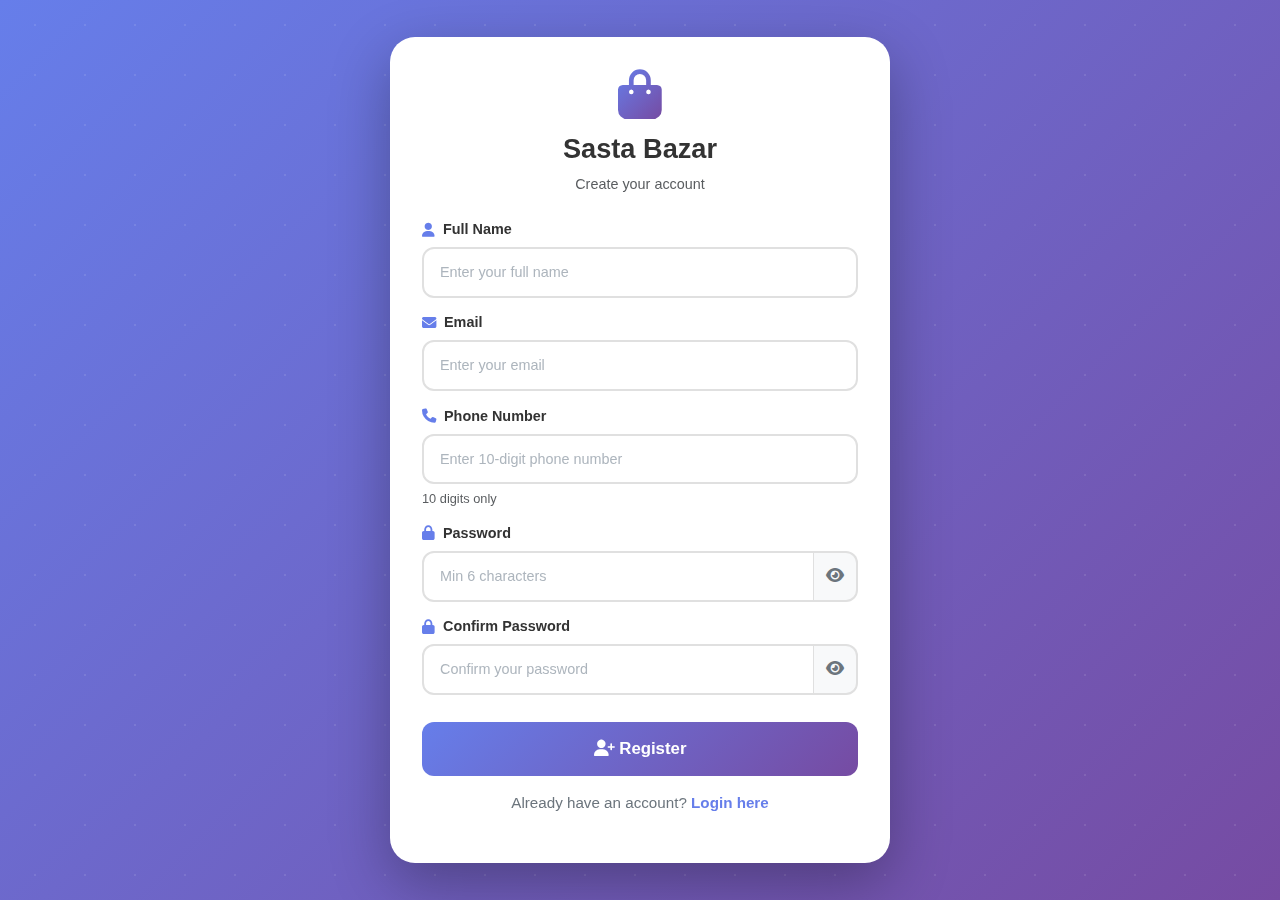
<file: Ecommerce_UI/register.html>
<!DOCTYPE html>
<html lang="en">
<head>
  <meta charset="UTF-8" />
  <meta name="viewport" content="width=device-width, initial-scale=1.0" />
  <title>Register - Sasta Bazar</title>
  <link rel="stylesheet" href="https://cdn.jsdelivr.net/npm/bootstrap@5.3.3/dist/css/bootstrap.min.css"/>
  <link rel="stylesheet" href="https://cdn.jsdelivr.net/npm/@fortawesome/fontawesome-free@6.5.2/css/all.min.css"/>
  <style>
    * {
      margin: 0;
      padding: 0;
      box-sizing: border-box;
      -ms-overflow-style: none;
      scrollbar-width: none;
    }

    *::-webkit-scrollbar {
      display: none;
    }

    html, body {
      height: 100%;
      overflow-x: hidden;
    }

    body {
      background: linear-gradient(135deg, #667eea 0%, #764ba2 100%);
      font-family: 'Segoe UI', Tahoma, Geneva, Verdana, sans-serif;
      display: flex;
      align-items: center;
      justify-content: center;
      padding: 20px;
      position: relative;
    }

    body::before {
      content: '';
      position: fixed;
      top: -50%;
      left: -50%;
      width: 200%;
      height: 200%;
      background: radial-gradient(circle, rgba(255,255,255,0.1) 1px, transparent 1px);
      background-size: 50px 50px;
      animation: moveBackground 20s linear infinite;
      z-index: 0;
    }

    @keyframes moveBackground {
      0% { transform: translate(0, 0); }
      100% { transform: translate(50px, 50px); }
    }

    @keyframes fadeIn {
      from {
        opacity: 0;
        transform: translateY(30px);
      }
      to {
        opacity: 1;
        transform: translateY(0);
      }
    }

    @keyframes pulse {
      0%, 100% { transform: scale(1); }
      50% { transform: scale(1.1); }
    }

    .register-wrapper {
      width: 100%;
      max-width: 500px;
      position: relative;
      z-index: 1;
    }

    .register-container {
      background: white;
      border-radius: 25px;
      padding: 2rem 2rem;
      box-shadow: 0 20px 60px rgba(0,0,0,0.3);
      animation: fadeIn 0.6s ease-out;
    }

    .brand-logo {
      text-align: center;
      margin-bottom: 1.5rem;
      animation: fadeIn 0.8s ease-out;
    }

    .brand-logo i {
      font-size: 50px;
      background: linear-gradient(135deg, #667eea 0%, #764ba2 100%);
      -webkit-background-clip: text;
      -webkit-text-fill-color: transparent;
      background-clip: text;
      animation: pulse 2s infinite;
    }

    .brand-logo h2 {
      color: #333;
      margin-top: 0.8rem;
      font-weight: 800;
      font-size: 1.7rem;
    }

    .brand-logo p {
      color: #6c757d;
      font-size: 0.9rem;
      margin-top: 0.3rem;
    }

    #alert-container {
      margin-bottom: 1rem;
    }

    .form-group {
      margin-bottom: 0.9rem;
    }

    .form-label {
      font-weight: 600;
      color: #333;
      margin-bottom: 0.4rem;
      display: flex;
      align-items: center;
      gap: 0.5rem;
      font-size: 0.9rem;
    }

    .form-label i {
      color: #667eea;
    }

    .form-control {
      border: 2px solid #e0e0e0;
      border-radius: 12px;
      padding: 0.75rem 1rem;
      transition: all 0.3s ease;
      font-size: 0.95rem;
    }

    .form-control:focus {
      border-color: #667eea;
      box-shadow: 0 0 0 4px rgba(102, 126, 234, 0.1);
      outline: none;
      transform: translateY(-2px);
    }

    .form-control::placeholder {
      color: #adb5bd;
      font-size: 0.9rem;
    }

    .input-group {
      position: relative;
    }

    .password-toggle {
      cursor: pointer;
      transition: all 0.3s ease;
      background: #f8f9fa;
      border: 2px solid #e0e0e0;
      border-left: none;
      border-radius: 0 12px 12px 0;
    }

    .password-toggle:hover {
      background: #667eea;
      color: white;
      border-color: #667eea;
    }

    small.text-muted {
      font-size: 0.8rem;
      display: block;
      margin-top: 0.3rem;
    }

    .btn-register {
      background: linear-gradient(135deg, #667eea 0%, #764ba2 100%);
      border: none;
      padding: 0.9rem;
      font-weight: 700;
      font-size: 1.05rem;
      transition: all 0.3s ease;
      border-radius: 12px;
      margin-top: 0.8rem;
    }

    .btn-register:hover {
      transform: translateY(-3px);
      box-shadow: 0 10px 25px rgba(102, 126, 234, 0.4);
    }

    .alert-custom {
      border-radius: 12px;
      border: none;
      padding: 0.9rem 1.2rem;
      animation: fadeIn 0.5s ease-out;
      font-size: 0.95rem;
    }

    .alert-success {
      background: linear-gradient(135deg, #10b981 0%, #059669 100%);
      color: white;
    }

    .alert-danger {
      background: linear-gradient(135deg, #ef4444 0%, #dc2626 100%);
      color: white;
    }

    .text-center {
      margin-top: 1rem;
    }

    .text-center p {
      font-size: 0.95rem;
      color: #6c757d;
    }

    .text-center a {
      color: #667eea;
      font-weight: 600;
      text-decoration: none;
      transition: all 0.3s ease;
    }

    .text-center a:hover {
      color: #764ba2;
      text-decoration: underline;
    }

    @media (max-width: 576px) {
      .register-container {
        padding: 1.5rem 1.2rem;
      }

      .brand-logo i {
        font-size: 40px;
      }

      .brand-logo h2 {
        font-size: 1.4rem;
      }

      .form-control {
        padding: 0.7rem 0.9rem;
        font-size: 0.9rem;
      }

      .btn-register {
        padding: 0.8rem;
        font-size: 1rem;
      }
    }

    @media (max-height: 700px) {
      body {
        padding: 10px;
        align-items: flex-start;
      }

      .register-container {
        padding: 1.5rem 1.5rem;
        margin: 10px 0;
      }

      .brand-logo {
        margin-bottom: 1rem;
      }

      .brand-logo i {
        font-size: 40px;
      }

      .form-group {
        margin-bottom: 0.7rem;
      }
    }
  </style>
</head>
<body>
  <div class="register-wrapper">
    <div class="register-container">
      <div class="brand-logo">
        <i class="fas fa-shopping-bag"></i>
        <h2>Sasta Bazar</h2>
        <p class="text-muted">Create your account</p>
      </div>
      
      <div id="alert-container"></div>
      
      <form id="registerForm">
        <div class="form-group">
          <label class="form-label"><i class="fas fa-user"></i> Full Name</label>
          <input type="text" class="form-control" id="name" placeholder="Enter your full name" required minlength="3">
        </div>
        
        <div class="form-group">
          <label class="form-label"><i class="fas fa-envelope"></i> Email</label>
          <input type="email" class="form-control" id="email" placeholder="Enter your email" required>
        </div>
        
        <div class="form-group">
          <label class="form-label"><i class="fas fa-phone"></i> Phone Number</label>
          <input type="tel" class="form-control" id="phone" placeholder="Enter 10-digit phone number" required pattern="[0-9]{10}" maxlength="10">
          <small class="text-muted">10 digits only</small>
        </div>
        
        <div class="form-group">
          <label class="form-label"><i class="fas fa-lock"></i> Password</label>
          <div class="input-group">
            <input type="password" class="form-control" id="password" placeholder="Min 6 characters" required minlength="6">
            <button class="btn btn-outline-secondary password-toggle" type="button" id="togglePassword">
              <i class="fas fa-eye" id="togglePasswordIcon"></i>
            </button>
          </div>
        </div>
        
        <div class="form-group">
          <label class="form-label"><i class="fas fa-lock"></i> Confirm Password</label>
          <div class="input-group">
            <input type="password" class="form-control" id="confirmPassword" placeholder="Confirm your password" required>
            <button class="btn btn-outline-secondary password-toggle" type="button" id="toggleConfirmPassword">
              <i class="fas fa-eye" id="toggleConfirmPasswordIcon"></i>
            </button>
          </div>
        </div>
        
        <button type="submit" class="btn btn-primary btn-register w-100">
          <i class="fas fa-user-plus"></i> Register
        </button>
      </form>
      
      <div class="text-center">
        <p>Already have an account? <a href="login.html">Login here</a></p>
      </div>
    </div>
  </div>

  <script src="https://cdn.jsdelivr.net/npm/bootstrap@5.3.0/dist/js/bootstrap.bundle.min.js"></script>
  <script>
    const baseUrl = "http://localhost:8080";
    
    document.addEventListener('DOMContentLoaded', function() {
      // Toggle Password Field
      const togglePassword = document.getElementById('togglePassword');
      const passwordInput = document.getElementById('password');
      const togglePasswordIcon = document.getElementById('togglePasswordIcon');
      
      if (togglePassword && passwordInput && togglePasswordIcon) {
        togglePassword.addEventListener('click', function(e) {
          e.preventDefault();
          
          const currentType = passwordInput.getAttribute('type');
          const newType = currentType === 'password' ? 'text' : 'password';
          passwordInput.setAttribute('type', newType);
          
          if (newType === 'password') {
            togglePasswordIcon.classList.remove('fa-eye-slash');
            togglePasswordIcon.classList.add('fa-eye');
          } else {
            togglePasswordIcon.classList.remove('fa-eye');
            togglePasswordIcon.classList.add('fa-eye-slash');
          }
        });
      }
      
      // Toggle Confirm Password Field
      const toggleConfirmPassword = document.getElementById('toggleConfirmPassword');
      const confirmPasswordInput = document.getElementById('confirmPassword');
      const toggleConfirmPasswordIcon = document.getElementById('toggleConfirmPasswordIcon');
      
      if (toggleConfirmPassword && confirmPasswordInput && toggleConfirmPasswordIcon) {
        toggleConfirmPassword.addEventListener('click', function(e) {
          e.preventDefault();
          
          const currentType = confirmPasswordInput.getAttribute('type');
          const newType = currentType === 'password' ? 'text' : 'password';
          confirmPasswordInput.setAttribute('type', newType);
          
          if (newType === 'password') {
            toggleConfirmPasswordIcon.classList.remove('fa-eye-slash');
            toggleConfirmPasswordIcon.classList.add('fa-eye');
          } else {
            toggleConfirmPasswordIcon.classList.remove('fa-eye');
            toggleConfirmPasswordIcon.classList.add('fa-eye-slash');
          }
        });
      }
    });
    
    function showAlert(message, type) {
      const alertContainer = document.getElementById('alert-container');
      alertContainer.innerHTML = `
        <div class="alert alert-${type} alert-custom alert-dismissible fade show" role="alert">
          ${message}
          <button type="button" class="btn-close" data-bs-dismiss="alert"></button>
        </div>
      `;
    }
    
    document.getElementById('registerForm').addEventListener('submit', async (e) => {
      e.preventDefault();
      
      const name = document.getElementById('name').value;
      const email = document.getElementById('email').value;
      const phone = document.getElementById('phone').value;
      const password = document.getElementById('password').value;
      const confirmPassword = document.getElementById('confirmPassword').value;
      
      // Validate password match
      if (password !== confirmPassword) {
        showAlert('❌ Passwords do not match!', 'danger');
        return;
      }
      
      // Validate phone number
      if (!/^[0-9]{10}$/.test(phone)) {
        showAlert('❌ Phone number must be exactly 10 digits!', 'danger');
        return;
      }
      
      try {
        const response = await fetch(`${baseUrl}/users/register`, {
          method: 'POST',
          headers: {
            'Content-Type': 'application/json'
          },
          body: JSON.stringify({ name, email, phone, password })
        });
        
        const data = await response.json();
        
        if (data.success) {
          showAlert('✅ Registration successful! Redirecting to login...', 'success');
          setTimeout(() => {
            window.location.href = 'login.html';
          }, 2000);
        } else {
          showAlert('❌ ' + (data.message || 'Registration failed'), 'danger');
        }
      } catch (error) {
        showAlert('❌ Registration failed. Please try again.', 'danger');
        console.error('Registration error:', error);
      }
    });
  </script>
</body>
</html>
</file>
<file: Ecommerce_UI/css/style.css>
:root {
  --primary-color: #000000;
  --secondary-color: #764ba2;
  --accent-color: #f093fb;
  --dark-bg: #1a1a2e;
  --light-bg: #f8f9fa;
  --text-dark: #2c3e50;
  --text-light: #ecf0f1;
  --success: #10b981;
  --warning: #f59e0b;
  --danger: #ef4444;
  --white: #ffffff;
  --shadow: 0 4px 15px rgba(0, 0, 0, 0.1);
  --transition: all 0.3s cubic-bezier(0.4, 0, 0.2, 1);
}

* {
  margin: 0;
  padding: 0;
  box-sizing: border-box;
}


::-webkit-scrollbar {
  display: none;
}

* {
  -ms-overflow-style: none;
  scrollbar-width: none;
}

body {
  font-family: 'Segoe UI', Tahoma, Geneva, Verdana, sans-serif;
  background: var(--light-bg);
  color: var(--text-dark);
  overflow-x: hidden;
  line-height: 1.6;
}


@keyframes fadeIn {
  from {
    opacity: 0;
    transform: translateY(20px);
  }
  to {
    opacity: 1;
    transform: translateY(0);
  }
}

@keyframes slideIn {
  from {
    transform: translateX(-100%);
    opacity: 0;
  }
  to {
    transform: translateX(0);
    opacity: 1;
  }
}

@keyframes pulse {
  0%, 100% {
    transform: scale(1);
  }
  50% {
    transform: scale(1.05);
  }
}

@keyframes shimmer {
  0% {
    background-position: -1000px 0;
  }
  100% {
    background-position: 1000px 0;
  }
}


.navbar {
  background: linear-gradient(135deg, var(--primary-color) 0%, var(--secondary-color) 100%) !important;
  padding: 1rem 0;
  box-shadow: 0 4px 20px rgba(0, 0, 0, 0.1);
  position: fixed;
  width: 100%;
  top: 0;
  left: 0;
  z-index: 1000;
  backdrop-filter: blur(10px);
  animation: slideIn 0.5s ease-out;
}

body {
  padding-top: 80px;
}

.navbar-brand {
  font-size: 1.8rem;
  font-weight: 700;
  color: var(--white) !important;
  display: flex;
  align-items: center;
  gap: 0.5rem;
  transition: var(--transition);
}

.navbar-brand:hover {
  transform: scale(1.05);
  color: var(--accent-color) !important;
}

.navbar-brand i {
  animation: pulse 2s infinite;
}

.nav-link {
  color: var(--white) !important;
  font-weight: 500;
  margin: 0 0.5rem;
  padding: 0.5rem 1rem;
  border-radius: 8px;
  transition: var(--transition);
  position: relative;
}

.nav-link::after {
  content: '';
  position: absolute;
  bottom: 0;
  left: 50%;
  width: 0;
  height: 2px;
  background: var(--accent-color);
  transition: var(--transition);
  transform: translateX(-50%);
}

.nav-link:hover::after {
  width: 80%;
}

.nav-link:hover {
  background: rgba(255, 255, 255, 0.1);
  transform: translateY(-2px);
}

.cart-badge {
  background: var(--danger);
  color: var(--white);
  padding: 0.2rem 0.5rem;
  border-radius: 20px;
  font-size: 0.75rem;
  font-weight: 700;
  margin-left: 0.3rem;
  animation: pulse 1.5s infinite;
}


.form-control {
  border: 2px solid transparent;
  border-radius: 10px;
  padding: 0.75rem 1rem;
  transition: var(--transition);
  background: rgba(255, 255, 255, 0.95);
}

.form-control:focus {
  border-color: var(--primary-color);
  box-shadow: 0 0 0 3px rgba(102, 126, 234, 0.1);
  outline: none;
  transform: translateY(-2px);
}

.btn {
  border-radius: 10px;
  padding: 0.75rem 1.5rem;
  font-weight: 600;
  transition: var(--transition);
  border: none;
  cursor: pointer;
}

.btn-primary {
  background: linear-gradient(135deg, var(--primary-color) 0%, var(--secondary-color) 100%);
  color: var(--white);
}

.btn-primary:hover {
  transform: translateY(-3px);
  box-shadow: 0 10px 25px rgba(102, 126, 234, 0.3);
}


#heroCarousel {
  margin-top: 0;
  border-radius: 0 0 20px 20px;
  overflow: hidden;
  box-shadow: var(--shadow);
}

.carousel-item img {
  height: 500px;
  object-fit: cover;
  animation: fadeIn 1s ease-out;
}

.carousel-caption {
  background: linear-gradient(135deg, rgba(102, 126, 234, 0.9) 0%, rgba(118, 75, 162, 0.9) 100%);
  padding: 2rem;
  border-radius: 15px;
  backdrop-filter: blur(10px);
  animation: fadeIn 1.5s ease-out;
}

.carousel-caption h2 {
  font-size: 2.5rem;
  font-weight: 700;
  color: var(--white);
  text-shadow: 2px 2px 4px rgba(0, 0, 0, 0.3);
}

.carousel-caption p {
  font-size: 1.2rem;
  color: var(--white);
  opacity: 0.95;
}


.section-title {
  background: linear-gradient(135deg, var(--primary-color) 0%, var(--secondary-color) 100%);
  color: var(--white);
  padding: 1rem 1.5rem;
  border-radius: 15px;
  font-size: 1.8rem;
  font-weight: 700;
  margin: 2rem 0 1.5rem 0;
  box-shadow: var(--shadow);
  animation: fadeIn 0.8s ease-out;
}


.card {
  border: none;
  border-radius: 15px;
  overflow: hidden;
  transition: var(--transition);
  background: var(--white);
  box-shadow: 0 5px 15px rgba(0, 0, 0, 0.08);
  animation: fadeIn 0.6s ease-out;
  height: 100%;
}

.card:hover {
  transform: translateY(-10px);
  box-shadow: 0 15px 35px rgba(102, 126, 234, 0.2);
}

.card-img-top {
  height: 250px;
  object-fit: cover;
  transition: var(--transition);
}

.card:hover .card-img-top {
  transform: scale(1.1);
}

.card-body {
  padding: 1.5rem;
  display: flex;
  flex-direction: column;
}

.card-title {
  font-size: 1.2rem;
  font-weight: 700;
  color: var(--text-dark);
  margin-bottom: 0.5rem;
}

.card-text {
  color: #6c757d;
  font-size: 0.95rem;
  margin-bottom: 1rem;
  flex-grow: 1;
}

.price {
  font-size: 1.5rem;
  font-weight: 700;
  color: var(--primary-color);
  margin-bottom: 0.5rem;
}

.badge {
  border-radius: 20px;
  padding: 0.4rem 0.8rem;
  font-size: 0.85rem;
  font-weight: 600;
}

.bg-info {
  background: linear-gradient(135deg, #06b6d4 0%, #3b82f6 100%) !important;
}

.footer {
  background: linear-gradient(135deg, var(--dark-bg) 0%, #16213e 100%);
  color: var(--text-light);
  padding: 3rem 0 1.5rem 0;
  margin-top: 4rem;
}

.footer h5 {
  color: var(--accent-color);
  font-weight: 700;
  margin-bottom: 1rem;
}

.footer-list {
  list-style: none;
  padding: 0;
}

.footer-list li {
  margin-bottom: 0.5rem;
  transition: var(--transition);
}

.footer-list a {
  color: var(--text-light);
  text-decoration: none;
  transition: var(--transition);
}

.footer-list a:hover {
  color: var(--accent-color);
  padding-left: 5px;
}

.copyright {
  text-align: center;
  padding: 1.5rem 0;
  margin-top: 2rem;
  border-top: 1px solid rgba(255, 255, 255, 0.1);
  color: rgba(255, 255, 255, 0.7);
}

@media (max-width: 768px) {
  .navbar-brand {
    font-size: 1.3rem;
  }

  .carousel-item img {
    height: 300px;
  }

  .carousel-caption h2 {
    font-size: 1.5rem;
  }

  .carousel-caption p {
    font-size: 1rem;
  }

  .section-title {
    font-size: 1.3rem;
    padding: 0.8rem 1rem;
  }

  .card-img-top {
    height: 200px;
  }

  .price {
    font-size: 1.2rem;
  }
}


.loading {
  display: inline-block;
  width: 20px;
  height: 20px;
  border: 3px solid rgba(255, 255, 255, 0.3);
  border-radius: 50%;
  border-top-color: var(--white);
  animation: spin 1s linear infinite;
}

@keyframes spin {
  to { transform: rotate(360deg); }
}


.alert {
  animation: fadeIn 0.5s ease-out;
  border: none;
  border-radius: 12px;
  padding: 1rem 1.5rem;
  box-shadow: var(--shadow);
}

.alert-success {
  background: linear-gradient(135deg, #10b981 0%, #059669 100%);
  color: var(--white);
}

.alert-danger {
  background: linear-gradient(135deg, #ef4444 0%, #dc2626 100%);
  color: var(--white);
}

.alert-info {
  background: linear-gradient(135deg, #3b82f6 0%, #2563eb 100%);
  color: var(--white);
}


.container {
  animation: fadeIn 0.8s ease-out;
}

.row {
  animation: fadeIn 1s ease-out;
}
</file>
<file: Payment-App/UI/styles.css>
* {
  margin: 0;
  padding: 0;
  box-sizing: border-box;
  font-family: 'Segoe UI', Tahoma, Geneva, Verdana, sans-serif;
}

body {
  background-color: #f4f7fd;
  color: #333;
  line-height: 1.6;
}

.container {
  max-width: 1100px;
  margin: 40px auto;
  padding: 0;
  display: flex;
  flex-wrap: wrap;
  gap: 30px;
  
}



.payment-section {
  flex: 1;
  padding: 35px;
  min-width: 320px;
  background-color: #aaafec;
  border-radius: 16px;
  box-shadow: 0 10px 30px rgba(0, 0, 0, 0.08);
}

.course-section {
  flex: 1.2;
  padding: 35px;
  min-width: 340px;
  background-image: linear-gradient(to right, #ffffff,#cecece, #8b8b8b93);
  border-radius: 16px;
  margin-bottom: 20px;
}

.course-description{
  text-align: justify;
}

h1 {
  font-size: 26px;
  margin-bottom: 25px;
  color: #1a1a1a;
  font-weight: 700;
}

.form-group {
  margin-bottom: 24px;
}

label {
  display: block;
  margin-bottom: 8px;
  font-weight: 500;
  color: #333;
  font-size: 15px;
}

input {
  width: 100%;
  padding: 14px 16px;
  border: 1px solid #e2e8f0;
  border-radius: 10px;
  font-size: 15px;
  transition: all 0.2s ease;
  background-color: #f9fafc;
}

input:focus {
  outline: none;
  border-color: #4f46e5;
  box-shadow: 0 0 0 3px rgba(79, 70, 229, 0.1);
}

.phone-input {
  display: flex;
  align-items: center;
  background-color: #f9fafc;
  border: 1px solid #e2e8f0;
  border-radius: 10px;
  overflow: hidden;
}

.flag {
  padding: 0 16px;
  display: flex;
  align-items: center;
  background-color: #f9fafc;
  border-right: 1px solid #e2e8f0;
}

.flag img {
  width: 24px;
  height: auto;
  margin-right: 8px;
}

.phone-input input {
  border: none;
  border-radius: 0;
  background-color: transparent;
}

.coupon-container {
  position: relative;
}

.clear-coupon {
  position: absolute;
  right: 16px;
  top: 50%;
  transform: translateY(-50%);
  cursor: pointer;
  color: #9ca3af;
  display: flex;
  align-items: center;
  justify-content: center;
  width: 20px;
  height: 20px;
  border-radius: 50%;
  transition: all 0.2s;
}

.clear-coupon:hover {
  background-color: #f3f4f6;
  color: #6b7280;
}

.success-message {
  color: #1e43c7;
  margin-top: 8px;
  font-size: 14px;
  display: flex;
  align-items: center;
  gap: 6px;
}

.success-message i {
  font-size: 16px;
}

.price-card {
  margin-top: 30px;
  padding: 20px;
  background-color: #f9fafc;
  border-radius: 12px;
  border: 1px solid #e2e8f0;
}

.price-row {
  display: flex;
  justify-content: space-between;
  margin-bottom: 12px;
  padding: 6px 0;
  font-size: 15px;
}

.total-row {
  font-weight: 600;
  font-size: 18px;
  border-top: 1px solid #e2e8f0;
  padding-top: 15px;
  margin-top: 12px;
}

.negative-amount {
  color: #ef4444;
  font-weight: 500;
}

.pay-button {
  background: linear-gradient(to right, #524ae1, #30b25e);
  color: white;
  border: none;
  padding: 16px 20px;
  width: 100%;
  font-size: 18px;
  border-radius: 10px;
  cursor: pointer;
  margin-top: 25px;
  font-weight: 600;
  transition: all 0.3s;
  display: flex;
  align-items: center;
  justify-content: center;
  gap: 8px;
}

.pay-button:hover {
  background: linear-gradient(to right, #30b25e, #524ae1);
  transform: translateY(-2px);
  box-shadow: 0 4px 12px rgba(79, 70, 229, 0.25);
}

.course-title {
  font-size: 26px;
  font-weight: 700;
  margin-bottom: 20px;
  color: #1a1a1a;
  line-height: 1.3;
}

.course-banner {
  position: relative;
  width: 100%;
  border-radius: 12px;
  margin-bottom: 24px;
  overflow: hidden;
  box-shadow: 0 4px 15px rgba(0, 0, 0, 0.1);
}

.course-banner img {
  width: 100%;
  height: auto;
  display: block;
  transition: transform 0.3s ease;
}

.course-banner:hover img {
  transform: scale(1.03);
}

.live-badge {
  position: absolute;
  top: 25px;
  left: 25px;
  background-color: #ef4444;
  color: white;
  padding: 6px 12px;
  border-radius: 6px;
  font-weight: 600;
  font-size: 14px;
  box-shadow: 0 2px 8px rgba(239, 68, 68, 0.4);
}

.course-description {
  margin-bottom: 24px;
  color: #4b5563;
  font-size: 15px;
  line-height: 1.6;
}


.course-features {
  margin-top: 28px;
}

.course-features h3 {
  font-size: 18px;
  margin-bottom: 16px;
  color: #1f2937;
}

.feature-item {
  margin-bottom: 14px;
  display: flex;
  align-items: center;
}

.feature-check {
  display: flex;
  align-items: center;
  justify-content: center;
  width: 24px;
  height: 24px;
  background-color: #ecfdf5;
  border-radius: 50%;
  margin-right: 12px;
  color: #10b981;
  font-size: 12px;
}

.show-more {
  color: #4f46e5;
  cursor: pointer;
  margin-top: 50px;
  display: flex;
  align-items: center;
  gap: 6px;
  font-weight: 500;
  font-size: 15px;
  transition: all 0.2s;
}

.show-more:hover {
  color: #4338ca;
}

@media (max-width: 900px) {
  .container {
    flex-direction: column;
    padding: 15px;
    margin: 20px auto;
  }

  .payment-section,
  .course-section {
    width: 100%;
    padding: 25px;
  }

  .course-highlights {
    flex-direction: column;
    gap: 15px;
  }

  .highlight-item {
    width: 100%;
  }
}
</file>
<file: Rail Mitra - Find trains/UI/style.css>
* {
            margin: 0;
            padding: 0;
            box-sizing: border-box;
        }

        body {
            font-family: 'Segoe UI', Tahoma, Geneva, Verdana, sans-serif;
            background: linear-gradient(135deg, #667eea 0%, #764ba2 100%);
            min-height: 100vh;
            padding: 20px;
        }

        .container {
            max-width: 1200px;
            margin: 0 auto;
            background: rgba(255, 255, 255, 0.95);
            border-radius: 20px;
            box-shadow: 0 20px 40px rgba(0, 0, 0, 0.1);
            overflow: hidden;
            backdrop-filter: blur(10px);
        }

        .header {
            background: linear-gradient(135deg, #667eea 0%, #764ba2 100%);
            color: white;
            padding: 30px;
            text-align: center;
        }

        .header h1 {
            font-size: 2.5rem;
            margin-bottom: 10px;
            text-shadow: 2px 2px 4px rgba(0, 0, 0, 0.3);
        }

        .header p {
            font-size: 1.1rem;
            opacity: 0.9;
        }

        .search-tabs {
            display: flex;
            gap: 10px;
            margin-bottom: 20px;
            border-bottom: 2px solid #f0f0f0;
        }

        .tab-btn {
            padding: 12px 24px;
            background: none;
            border: none;
            font-size: 1rem;
            font-weight: 600;
            color: #666;
            cursor: pointer;
            border-bottom: 3px solid transparent;
            transition: all 0.3s ease;
        }

        .tab-btn.active {
            color: #667eea;
            border-bottom-color: #667eea;
        }

        .tab-btn:hover {
            color: #667eea;
        }

        .search-mode {
            display: flex;
            gap: 20px;
            flex-wrap: wrap;
        }

        .popular-routes {
            margin-top: 30px;
            padding-top: 20px;
            border-top: 1px solid #e1e5e9;
        }

        .popular-routes h3 {
            margin-bottom: 15px;
            color: #333;
            font-size: 1.1rem;
        }

        .route-chips {
            display: flex;
            gap: 10px;
            flex-wrap: wrap;
        }

        .route-chip {
            padding: 8px 16px;
            background: #f8f9fa;
            border: 1px solid #e1e5e9;
            border-radius: 20px;
            font-size: 0.9rem;
            color: #667eea;
            cursor: pointer;
            transition: all 0.3s ease;
        }

        .route-chip:hover {
            background: #667eea;
            color: white;
            transform: translateY(-2px);
        }

        .search-section {
            padding: 40px 30px;
            background: white;
        }

        .search-form {
            display: flex;
            gap: 20px;
            margin-bottom: 30px;
            flex-wrap: wrap;
            align-items: end;
        }

        .form-group {
            flex: 1;
            min-width: 200px;
        }

        .form-group label {
            display: block;
            margin-bottom: 8px;
            font-weight: 600;
            color: #333;
            font-size: 0.9rem;
        }

        .form-group input {
            width: 100%;
            padding: 12px 16px;
            border: 2px solid #e1e5e9;
            border-radius: 12px;
            font-size: 1rem;
            transition: all 0.3s ease;
            background: #f8f9fa;
        }

        .form-group input:focus {
            outline: none;
            border-color: #667eea;
            background: white;
            box-shadow: 0 0 0 3px rgba(102, 126, 234, 0.1);
        }

        .search-btn {
            padding: 12px 30px;
            background: linear-gradient(135deg, #667eea 0%, #764ba2 100%);
            color: white;
            border: none;
            border-radius: 12px;
            font-size: 1rem;
            font-weight: 600;
            cursor: pointer;
            transition: all 0.3s ease;
            min-width: 120px;
        }

        .search-btn:hover {
            transform: translateY(-2px);
            box-shadow: 0 10px 20px rgba(102, 126, 234, 0.3);
        }

        .search-btn:active {
            transform: translateY(0);
        }

        .search-btn:disabled {
            background: #ccc;
            cursor: not-allowed;
            transform: none;
        }

        .loading {
            text-align: center;
            padding: 40px;
            color: #667eea;
        }

        .spinner {
            border: 4px solid #f3f3f3;
            border-top: 4px solid #667eea;
            border-radius: 50%;
            width: 40px;
            height: 40px;
            animation: spin 1s linear infinite;
            margin: 0 auto 20px;
        }

        @keyframes spin {
            0% { transform: rotate(0deg); }
            100% { transform: rotate(360deg); }
        }

        .results-section {
            padding: 0 30px 40px;
        }

        .results-header {
            display: flex;
            justify-content: space-between;
            align-items: center;
            margin-bottom: 20px;
            flex-wrap: wrap;
            gap: 10px;
        }

        .results-count {
            font-size: 1.2rem;
            font-weight: 600;
            color: #333;
        }

        .train-card {
            background: white;
            border-radius: 16px;
            padding: 25px;
            margin-bottom: 20px;
            box-shadow: 0 8px 25px rgba(0, 0, 0, 0.08);
            border: 1px solid #e1e5e9;
            transition: all 0.3s ease;
        }

        .train-card:hover {
            transform: translateY(-5px);
            box-shadow: 0 15px 35px rgba(0, 0, 0, 0.15);
        }

        .train-header {
            display: flex;
            justify-content: space-between;
            align-items: center;
            margin-bottom: 20px;
            flex-wrap: wrap;
            gap: 15px;
        }

        .train-info {
            flex: 1;
        }

        .train-name {
            font-size: 1.3rem;
            font-weight: 700;
            color: #333;
            margin-bottom: 5px;
        }

        .train-number {
            font-size: 1rem;
            color: #667eea;
            font-weight: 600;
        }

        .duration-info {
            text-align: right;
        }

        .duration {
            font-size: 1.2rem;
            font-weight: 700;
            color: #667eea;
        }

        .duration-label {
            font-size: 0.9rem;
            color: #666;
        }

        .route-info {
            display: grid;
            grid-template-columns: 1fr auto 1fr;
            gap: 20px;
            align-items: center;
            margin-top: 20px;
        }

        .station-info {
            text-align: center;
        }

        .station-info.source {
            text-align: left;
        }

        .station-info.destination {
            text-align: right;
        }

        .station-name {
            font-size: 1.1rem;
            font-weight: 600;
            color: #333;
            margin-bottom: 5px;
        }

        .station-code {
            font-size: 0.9rem;
            color: #666;
            margin-bottom: 8px;
        }

        .time {
            font-size: 1.2rem;
            font-weight: 700;
            color: #667eea;
        }

        .route-arrow {
            display: flex;
            align-items: center;
            justify-content: center;
            color: #667eea;
            font-size: 1.5rem;
        }

        .arrow-line {
            width: 60px;
            height: 2px;
            background: #667eea;
            position: relative;
        }

        .arrow-line::after {
            content: '';
            position: absolute;
            right: -8px;
            top: -4px;
            width: 0;
            height: 0;
            border-left: 8px solid #667eea;
            border-top: 5px solid transparent;
            border-bottom: 5px solid transparent;
        }

        .no-results {
            text-align: center;
            padding: 60px 20px;
            color: #666;
        }

        .no-results-icon {
            font-size: 4rem;
            margin-bottom: 20px;
            color: #ddd;
        }

        .error-message {
            background: #fee;
            color: #d32f2f;
            padding: 15px;
            border-radius: 12px;
            margin-bottom: 20px;
            border: 1px solid #fcc;
        }

        @media (max-width: 768px) {
            .container {
                margin: 10px;
                border-radius: 15px;
            }

            .header {
                padding: 20px;
            }

            .header h1 {
                font-size: 2rem;
            }

            .search-section {
                padding: 20px;
            }

            .search-form {
                flex-direction: column;
                gap: 15px;
            }

            .form-group {
                min-width: unset;
            }

            .results-section {
                padding: 0 20px 20px;
            }

            .train-card {
                padding: 20px;
            }

            .route-info {
                grid-template-columns: 1fr;
                gap: 15px;
                text-align: center;
            }

            .station-info.source,
            .station-info.destination {
                text-align: center;
            }

            .route-arrow {
                transform: rotate(90deg);
            }

            .arrow-line {
                width: 40px;
            }
        }

        @media (max-width: 480px) {
            body {
                padding: 10px;
            }

            .header h1 {
                font-size: 1.8rem;
            }

            .train-header {
                flex-direction: column;
                align-items: flex-start;
                gap: 10px;
            }
        }
</file>
